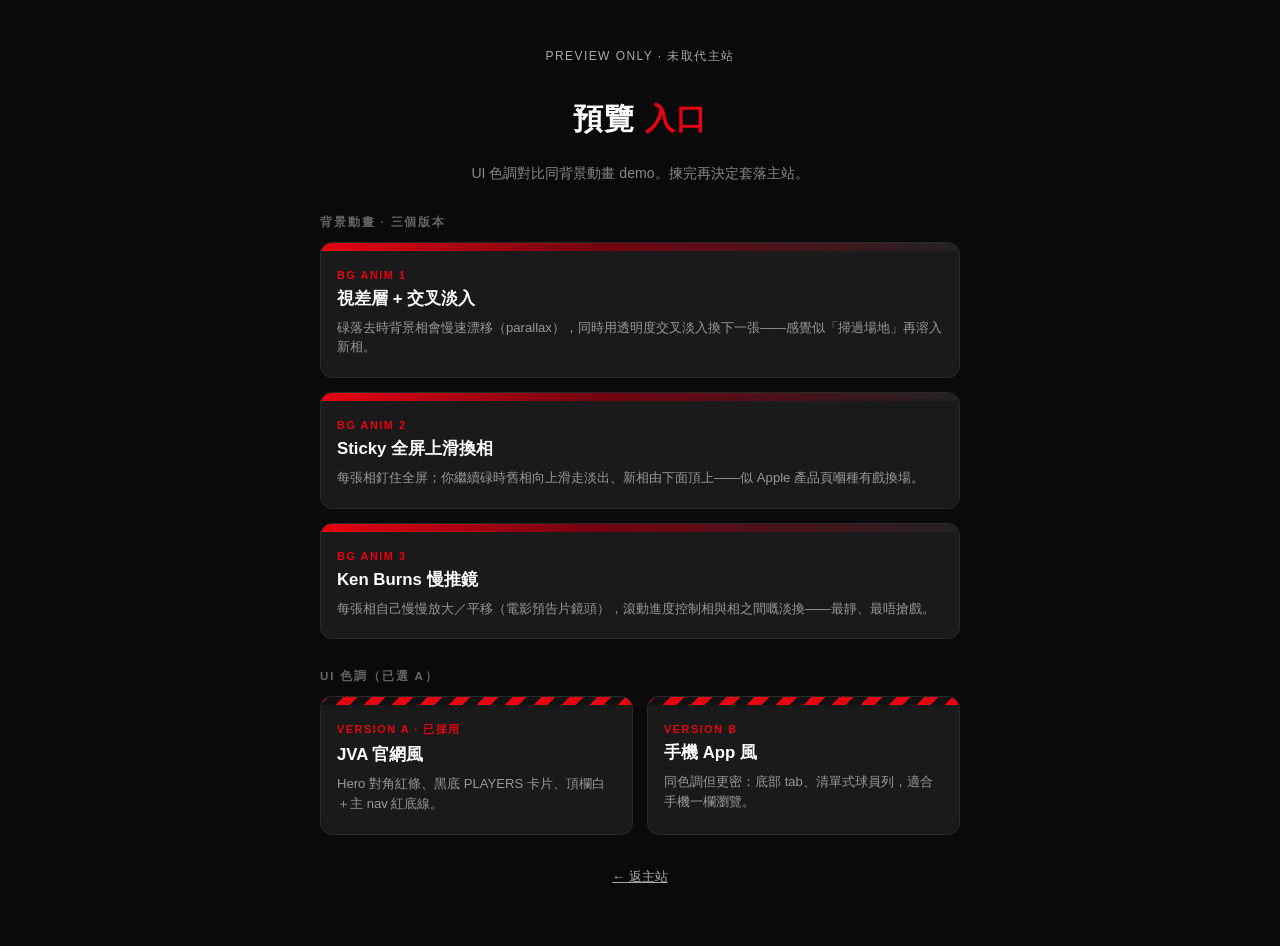
<file: preview/index.html>
<!DOCTYPE html>
<html lang="zh-Hant">
<head>
  <meta charset="UTF-8" />
  <meta name="viewport" content="width=device-width, initial-scale=1" />
  <title>預覽入口 · UI / 背景動畫</title>
  <style>
    :root {
      --jva-red: #e60012;
      --jva-black: #0a0a0a;
      --jva-charcoal: #1a1a1a;
    }
    * { box-sizing: border-box; }
    body {
      margin: 0;
      min-height: 100vh;
      background: var(--jva-black);
      color: #fff;
      font-family: "Segoe UI", "PingFang TC", "Noto Sans TC", "Hiragino Sans", sans-serif;
      display: flex;
      flex-direction: column;
      align-items: center;
      padding: 36px 20px 48px;
      gap: 22px;
    }
    .badge {
      font-size: 0.75rem;
      letter-spacing: 0.12em;
      text-transform: uppercase;
      color: #aaa;
    }
    h1 {
      margin: 0;
      font-size: clamp(1.35rem, 5vw, 1.9rem);
      font-weight: 900;
      letter-spacing: 0.04em;
      text-align: center;
    }
    h1 span { color: var(--jva-red); }
    .sub {
      margin: 0;
      color: #888;
      font-size: 0.88rem;
      text-align: center;
      max-width: 460px;
      line-height: 1.6;
    }
    .section {
      width: 100%;
      max-width: 640px;
      margin-top: 8px;
    }
    .section h2 {
      margin: 0 0 12px;
      font-size: 0.72rem;
      letter-spacing: 0.16em;
      text-transform: uppercase;
      color: #666;
      font-weight: 700;
    }
    .cards {
      display: grid;
      grid-template-columns: 1fr;
      gap: 14px;
    }
    @media (min-width: 640px) {
      .cards.two { grid-template-columns: 1fr 1fr; }
    }
    a.card {
      display: block;
      text-decoration: none;
      color: inherit;
      background: var(--jva-charcoal);
      border: 1px solid #2a2a2a;
      border-radius: 12px;
      overflow: hidden;
      transition: transform .15s, border-color .15s;
    }
    a.card:hover { transform: translateY(-2px); border-color: var(--jva-red); }
    .card-stripe {
      height: 8px;
      background: repeating-linear-gradient(
        -45deg,
        var(--jva-red) 0 10px,
        #111 10px 20px
      );
    }
    .card-stripe.alt {
      background: linear-gradient(90deg, var(--jva-red), #7a0010 40%, #222);
    }
    .card-body { padding: 18px 16px 20px; }
    .card-body .ver {
      font-size: 0.68rem;
      font-weight: 800;
      letter-spacing: 0.14em;
      color: var(--jva-red);
      margin-bottom: 6px;
    }
    .card-body h3 { margin: 0 0 8px; font-size: 1.05rem; font-weight: 800; }
    .card-body p { margin: 0; color: #999; font-size: 0.82rem; line-height: 1.5; }
    .back {
      margin-top: 12px;
      color: #666;
      font-size: 0.8rem;
    }
    .back a { color: #aaa; }
  </style>
</head>
<body>
  <p class="badge">Preview only · 未取代主站</p>
  <h1>預覽 <span>入口</span></h1>
  <p class="sub">UI 色調對比同背景動畫 demo。揀完再決定套落主站。</p>

  <div class="section">
    <h2>背景動畫 · 三個版本</h2>
    <div class="cards">
      <a class="card" href="bg-anim-1.html">
        <div class="card-stripe alt"></div>
        <div class="card-body">
          <div class="ver">BG ANIM 1</div>
          <h3>視差層 + 交叉淡入</h3>
          <p>碌落去時背景相會慢速漂移（parallax），同時用透明度交叉淡入換下一張——感覺似「掃過場地」再溶入新相。</p>
        </div>
      </a>
      <a class="card" href="bg-anim-2.html">
        <div class="card-stripe alt"></div>
        <div class="card-body">
          <div class="ver">BG ANIM 2</div>
          <h3>Sticky 全屏上滑換相</h3>
          <p>每張相釘住全屏；你繼續碌時舊相向上滑走淡出、新相由下面頂上——似 Apple 產品頁嗰種有戲換場。</p>
        </div>
      </a>
      <a class="card" href="bg-anim-3.html">
        <div class="card-stripe alt"></div>
        <div class="card-body">
          <div class="ver">BG ANIM 3</div>
          <h3>Ken Burns 慢推鏡</h3>
          <p>每張相自己慢慢放大／平移（電影預告片鏡頭），滾動進度控制相與相之間嘅淡換——最靜、最唔搶戲。</p>
        </div>
      </a>
    </div>
  </div>

  <div class="section">
    <h2>UI 色調（已選 A）</h2>
    <div class="cards two">
      <a class="card" href="v1.html">
        <div class="card-stripe"></div>
        <div class="card-body">
          <div class="ver">VERSION A · 已採用</div>
          <h3>JVA 官網風</h3>
          <p>Hero 對角紅條、黑底 PLAYERS 卡片、頂欄白＋主 nav 紅底線。</p>
        </div>
      </a>
      <a class="card" href="v2.html">
        <div class="card-stripe"></div>
        <div class="card-body">
          <div class="ver">VERSION B</div>
          <h3>手機 App 風</h3>
          <p>同色調但更密：底部 tab、清單式球員列，適合手機一欄瀏覽。</p>
        </div>
      </a>
    </div>
  </div>

  <p class="back"><a href="../">← 返主站</a></p>
</body>
</html>
</file>
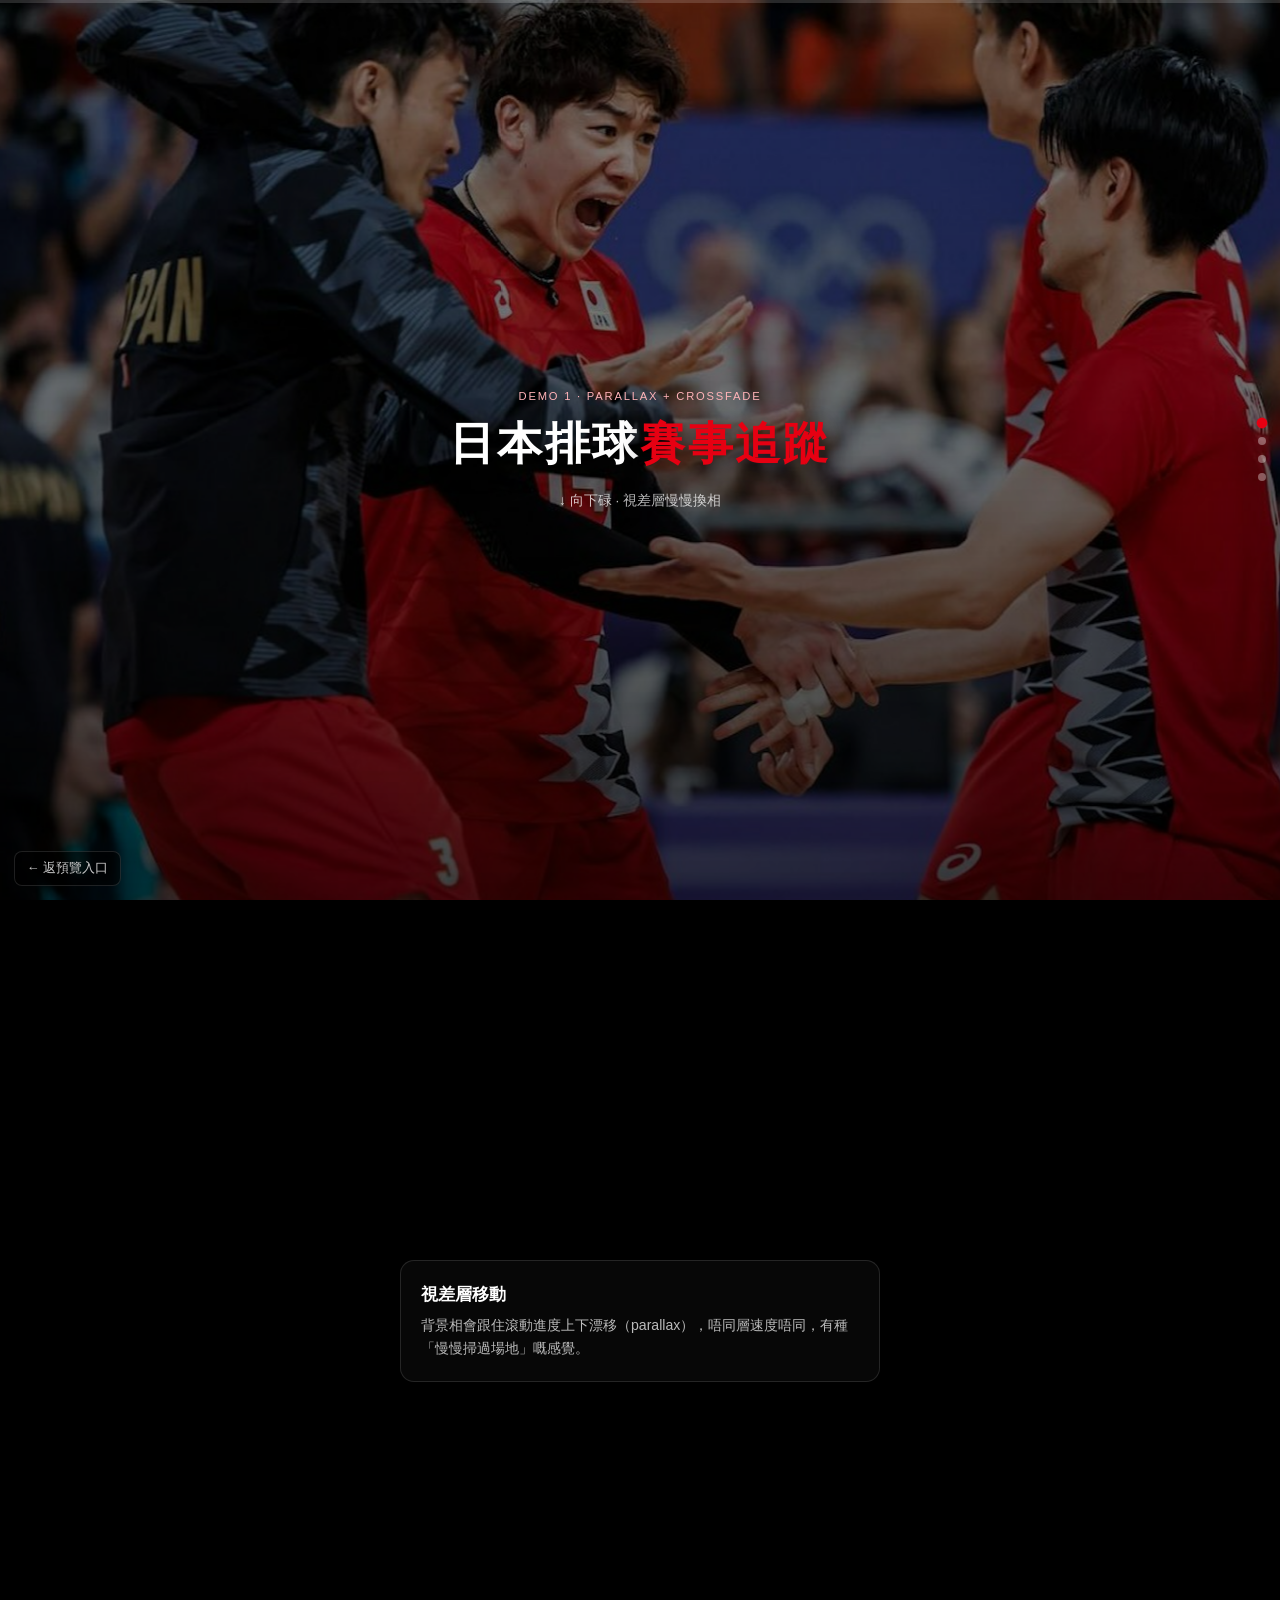
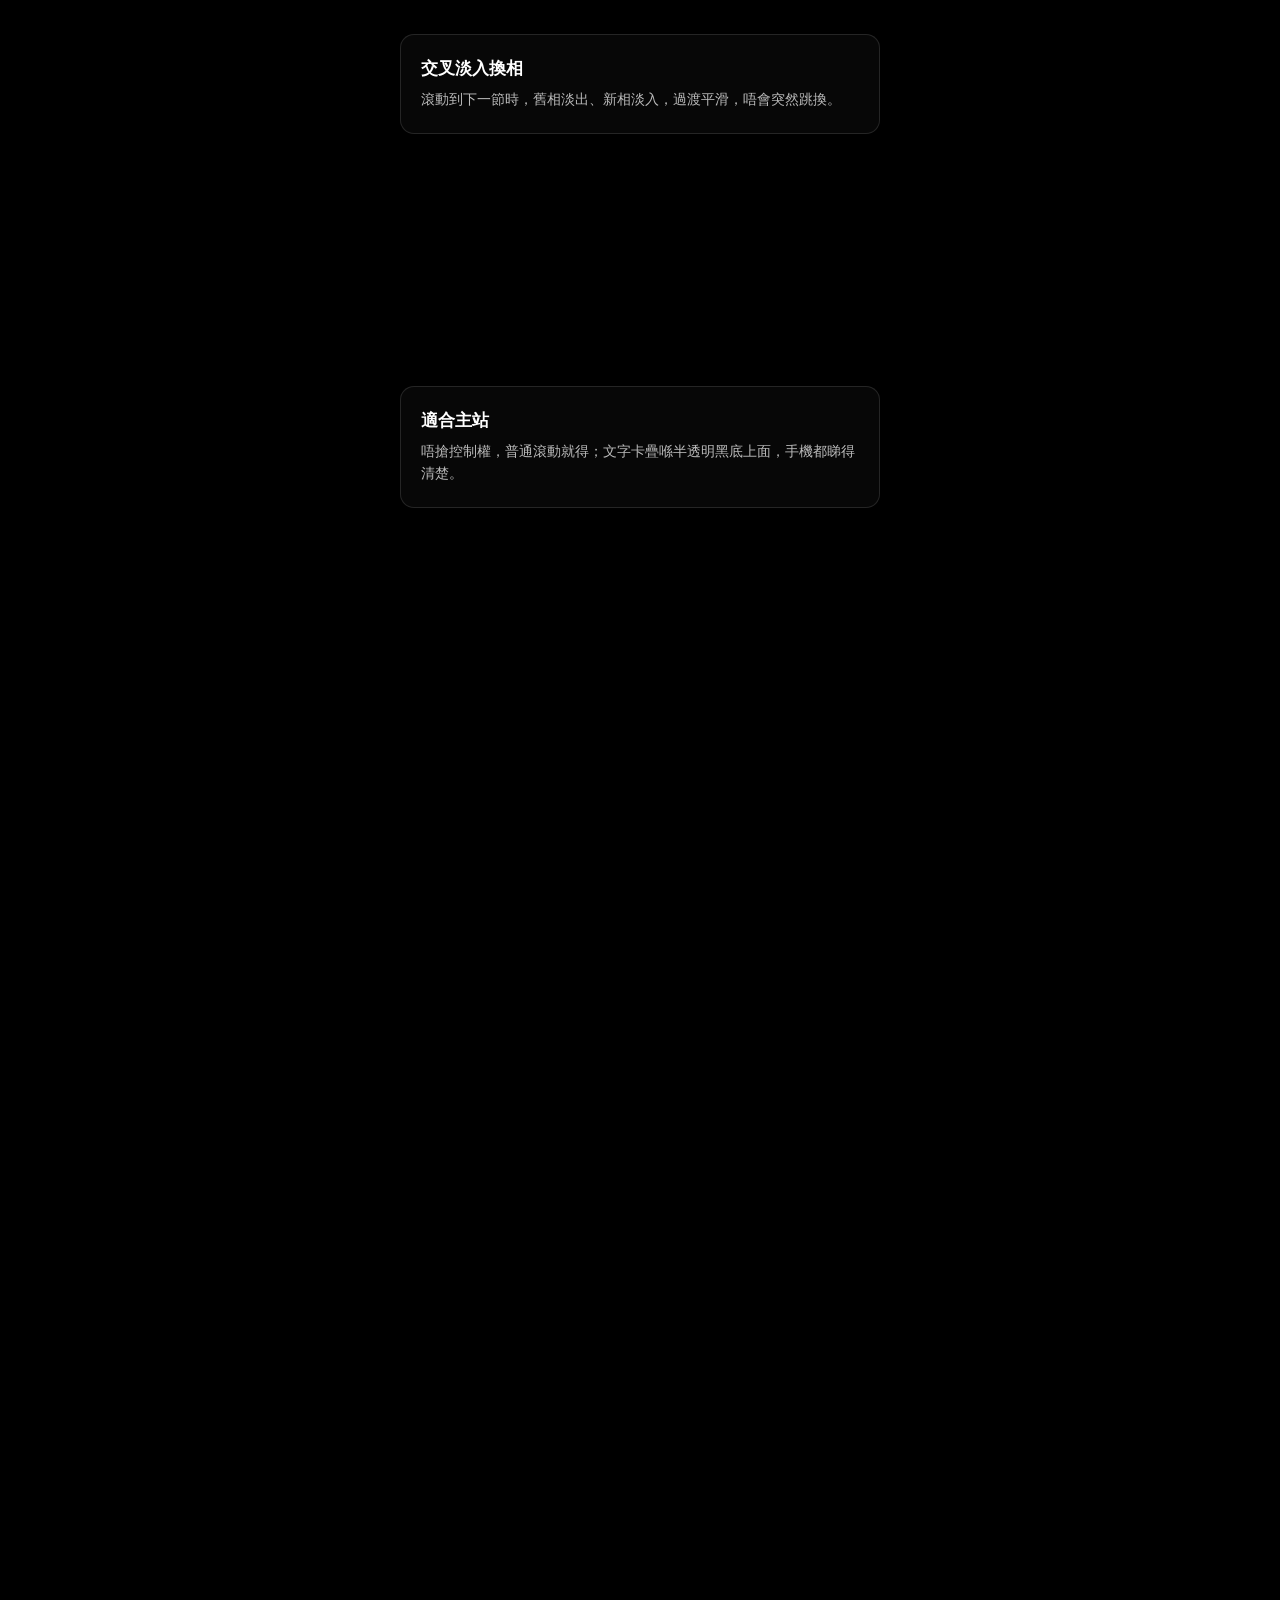
<file: preview/bg-anim-1.html>
<!DOCTYPE html>
<html lang="zh-Hant">
<head>
  <meta charset="UTF-8" />
  <meta name="viewport" content="width=device-width, initial-scale=1" />
  <title>背景動畫 Demo 1 · 視差 + 漸變交叉淡入</title>
  <style>
    :root { --jva-red: #e60012; --overlay: rgba(0,0,0,.55); }
    * { box-sizing: border-box; margin: 0; padding: 0; }
    html { scroll-behavior: auto; }
    body {
      font-family: "Segoe UI", "PingFang TC", "Noto Sans TC", "Hiragino Sans", sans-serif;
      color: #fff;
      background: #000;
      overflow-x: hidden;
    }
    .bg-stack {
      position: fixed;
      inset: 0;
      z-index: 0;
      overflow: hidden;
      pointer-events: none;
    }
    .bg-layer {
      position: absolute;
      inset: -12%;
      background-size: cover;
      background-position: center;
      opacity: 0;
      will-change: transform, opacity;
      transition: none;
    }
    .bg-layer.active { opacity: 1; }
    .bg-overlay {
      position: absolute;
      inset: 0;
      background: linear-gradient(180deg, rgba(0,0,0,.45) 0%, var(--overlay) 45%, rgba(0,0,0,.72) 100%);
      z-index: 2;
    }
    .content {
      position: relative;
      z-index: 1;
      min-height: 400vh;
    }
    .hero {
      position: sticky;
      top: 0;
      height: 100vh;
      display: flex;
      flex-direction: column;
      align-items: center;
      justify-content: center;
      text-align: center;
      padding: 24px;
      pointer-events: none;
    }
    .badge {
      font-size: .7rem;
      letter-spacing: .16em;
      text-transform: uppercase;
      color: #ffb3b8;
      margin-bottom: 12px;
    }
    h1 {
      font-size: clamp(1.6rem, 6vw, 2.8rem);
      font-weight: 900;
      letter-spacing: .06em;
      text-shadow: 0 4px 24px rgba(0,0,0,.6);
    }
    h1 span { color: var(--jva-red); }
    .hint {
      margin-top: 18px;
      font-size: .85rem;
      color: rgba(255,255,255,.75);
      animation: bounce 1.6s ease-in-out infinite;
    }
    @keyframes bounce {
      0%, 100% { transform: translateY(0); opacity: .7; }
      50% { transform: translateY(6px); opacity: 1; }
    }
    .progress {
      position: fixed;
      left: 0; right: 0; top: 0;
      height: 3px;
      background: rgba(255,255,255,.15);
      z-index: 10;
    }
    .progress > i {
      display: block;
      height: 100%;
      width: 0%;
      background: var(--jva-red);
    }
    .dots {
      position: fixed;
      right: 14px;
      top: 50%;
      transform: translateY(-50%);
      display: flex;
      flex-direction: column;
      gap: 10px;
      z-index: 10;
    }
    .dots span {
      width: 8px; height: 8px;
      border-radius: 50%;
      background: rgba(255,255,255,.35);
      transition: background .2s, transform .2s;
    }
    .dots span.on {
      background: var(--jva-red);
      transform: scale(1.35);
    }
    .panel {
      max-width: 520px;
      margin: 0 auto;
      padding: 40vh 20px 20vh;
    }
    .card {
      background: rgba(10,10,10,.72);
      border: 1px solid rgba(255,255,255,.12);
      border-radius: 14px;
      padding: 22px 20px;
      margin-bottom: 28vh;
      backdrop-filter: blur(8px);
    }
    .card h2 { font-size: 1.05rem; margin-bottom: 8px; }
    .card p { color: #bbb; font-size: .88rem; line-height: 1.6; }
    .back {
      position: fixed;
      left: 14px; bottom: 14px;
      z-index: 10;
      color: #ccc;
      font-size: .8rem;
      text-decoration: none;
      background: rgba(0,0,0,.55);
      padding: 8px 12px;
      border-radius: 8px;
      border: 1px solid rgba(255,255,255,.12);
    }
    .back:hover { color: #fff; border-color: var(--jva-red); }
  </style>
</head>
<body>
  <div class="progress"><i id="bar"></i></div>
  <div class="dots" id="dots" aria-hidden="true"></div>
  <div class="bg-stack" id="stack" aria-hidden="true">
    <div class="bg-overlay"></div>
  </div>
  <main class="content">
    <div class="hero">
      <p class="badge">Demo 1 · Parallax + Crossfade</p>
      <h1>日本排球<span>賽事追蹤</span></h1>
      <p class="hint">↓ 向下碌 · 視差層慢慢換相</p>
    </div>
    <div class="panel">
      <div class="card">
        <h2>視差層移動</h2>
        <p>背景相會跟住滾動進度上下漂移（parallax），唔同層速度唔同，有種「慢慢掃過場地」嘅感覺。</p>
      </div>
      <div class="card">
        <h2>交叉淡入換相</h2>
        <p>滾動到下一節時，舊相淡出、新相淡入，過渡平滑，唔會突然跳換。</p>
      </div>
      <div class="card">
        <h2>適合主站</h2>
        <p>唔搶控制權，普通滾動就得；文字卡疊喺半透明黑底上面，手機都睇得清楚。</p>
      </div>
    </div>
  </main>
  <a class="back" href="index.html">← 返預覽入口</a>
  <script>
    const IMAGES = [
      "../assets/bg/team1.jpg",
      "../assets/bg/team2.jpg",
      "../assets/bg/team3.jpg",
      "../assets/bg/team4.jpg"
    ];
    const stack = document.getElementById("stack");
    const overlay = stack.querySelector(".bg-overlay");
    const layers = IMAGES.map((src, i) => {
      const el = document.createElement("div");
      el.className = "bg-layer" + (i === 0 ? " active" : "");
      el.style.backgroundImage = `url(${src})`;
      el.style.zIndex = String(i);
      stack.insertBefore(el, overlay);
      return el;
    });
    const dots = document.getElementById("dots");
    IMAGES.forEach((_, i) => {
      const s = document.createElement("span");
      if (i === 0) s.classList.add("on");
      dots.appendChild(s);
    });
    const bar = document.getElementById("bar");
    const dotEls = [...dots.children];

    function onScroll() {
      const max = document.documentElement.scrollHeight - window.innerHeight;
      const p = max > 0 ? window.scrollY / max : 0;
      bar.style.width = (p * 100).toFixed(2) + "%";

      const n = layers.length;
      const seg = Math.min(n - 1, Math.max(0, p * (n - 1)));
      const i = Math.floor(seg);
      const t = seg - i;

      layers.forEach((el, idx) => {
        let op = 0;
        if (idx === i) op = 1 - t;
        else if (idx === i + 1) op = t;
        else if (idx === i && t === 0) op = 1;
        if (idx === n - 1 && i === n - 1) op = 1;
        el.style.opacity = String(op);
        // parallax: different speeds + slight scale
        const drift = (p - idx / (n - 1)) * 80;
        const y = drift * (1 + idx * 0.15);
        const scale = 1.08 + Math.sin(p * Math.PI + idx) * 0.02;
        el.style.transform = `translate3d(0, ${y.toFixed(2)}px, 0) scale(${scale.toFixed(4)})`;
      });

      const active = Math.round(seg);
      dotEls.forEach((d, idx) => d.classList.toggle("on", idx === active));
    }
    window.addEventListener("scroll", onScroll, { passive: true });
    window.addEventListener("resize", onScroll);
    onScroll();
  </script>
</body>
</html>
</file>
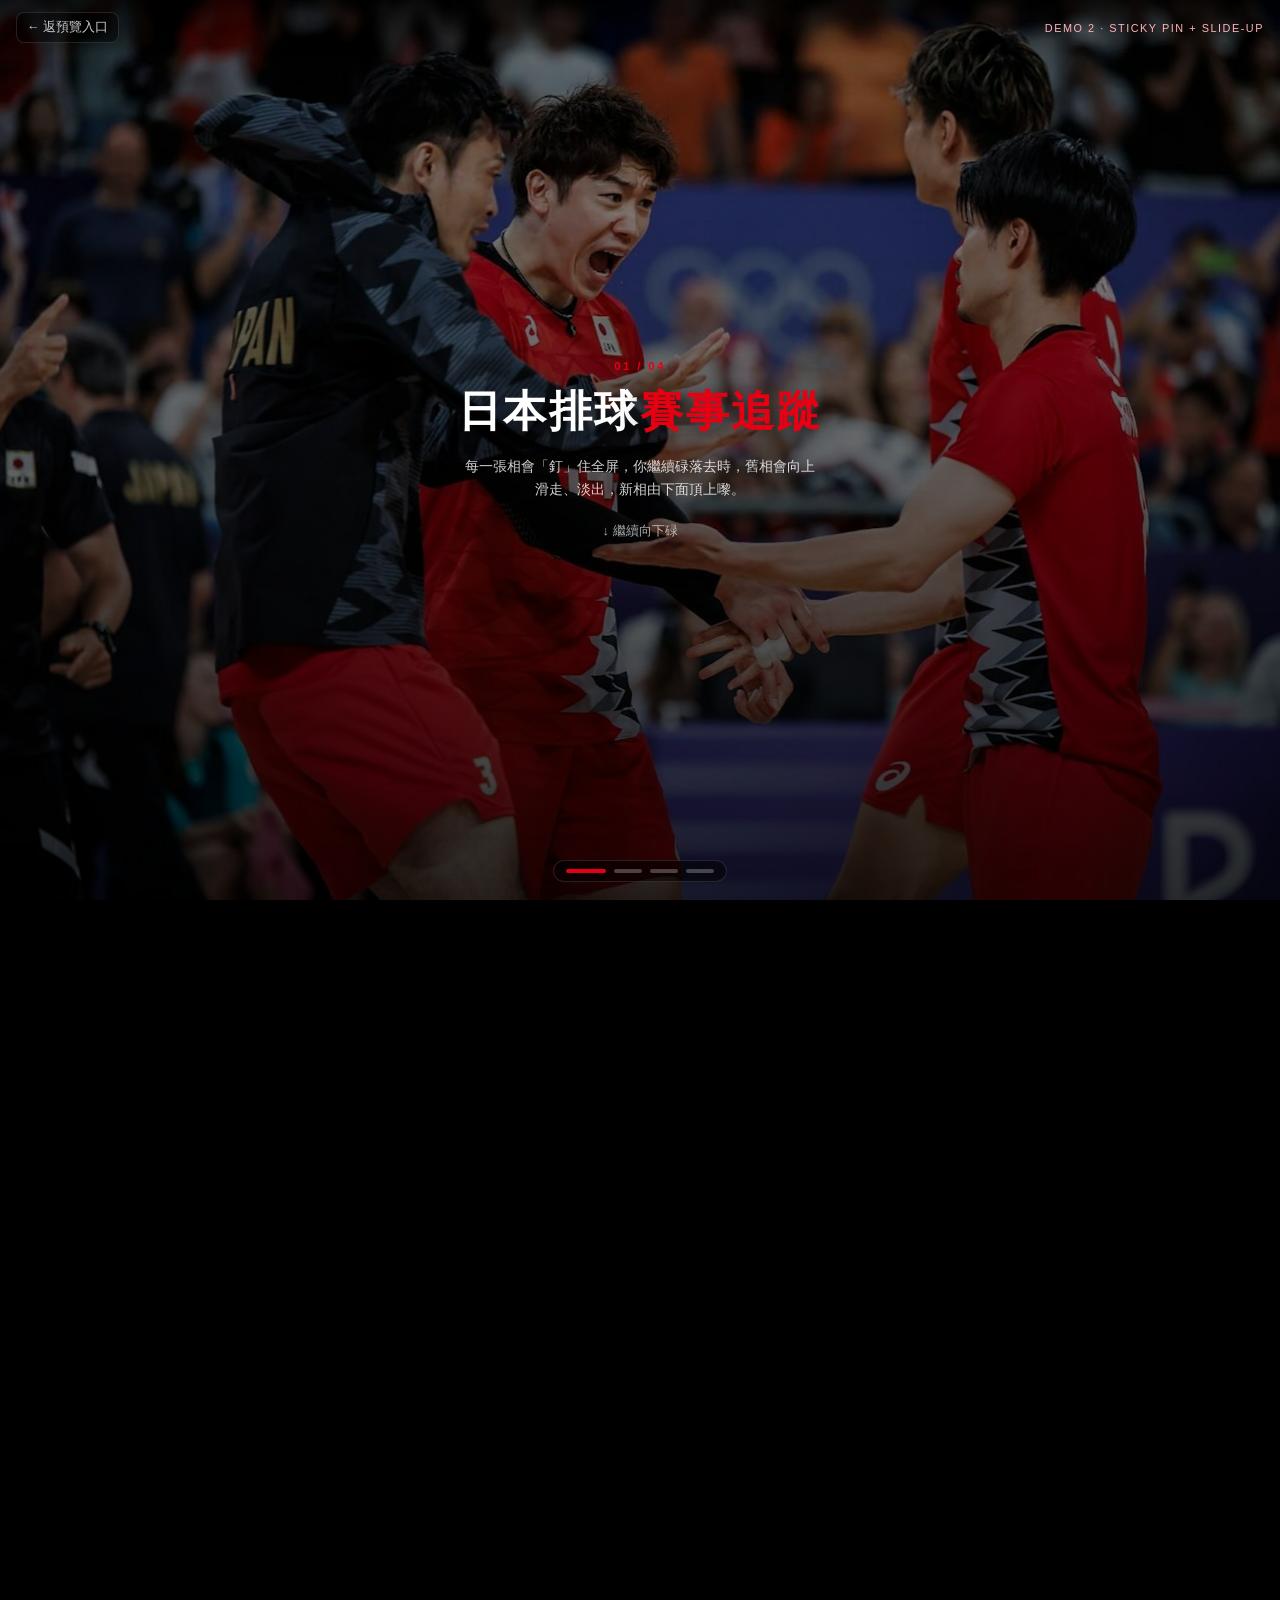
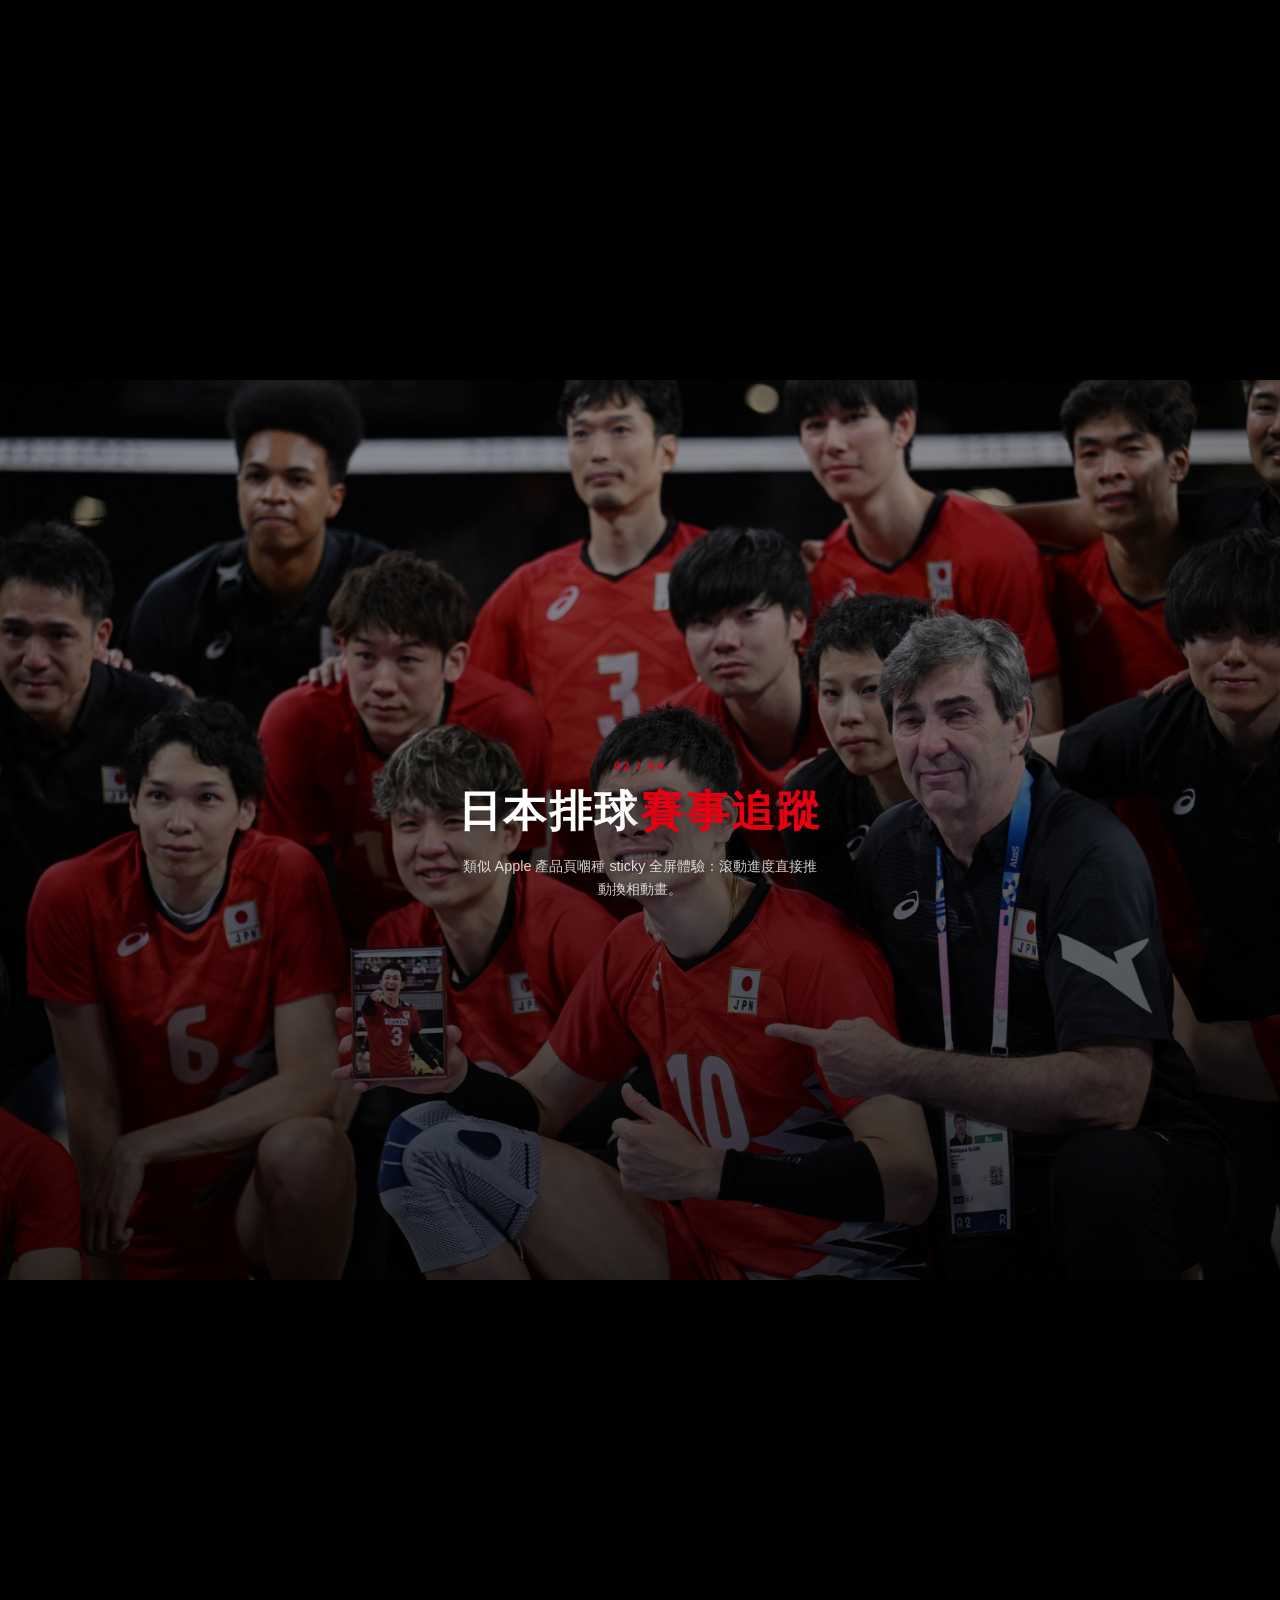
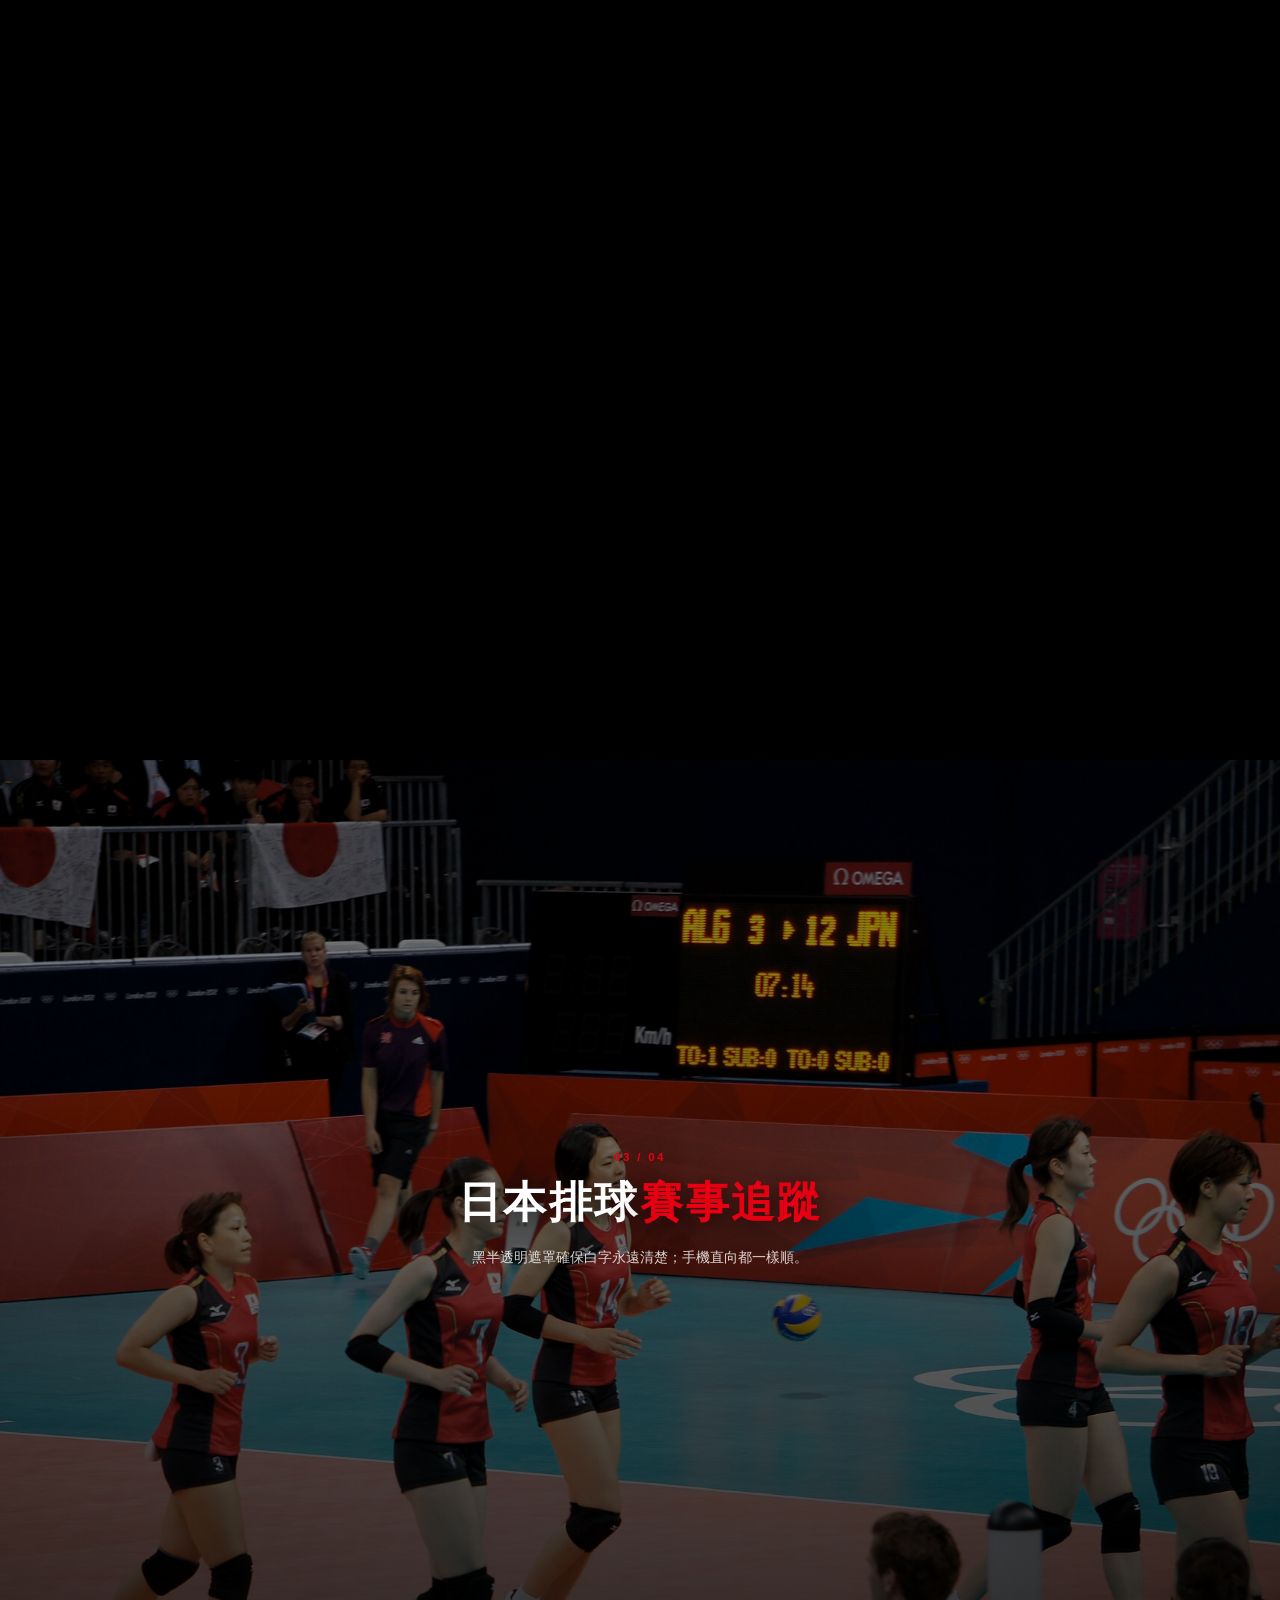
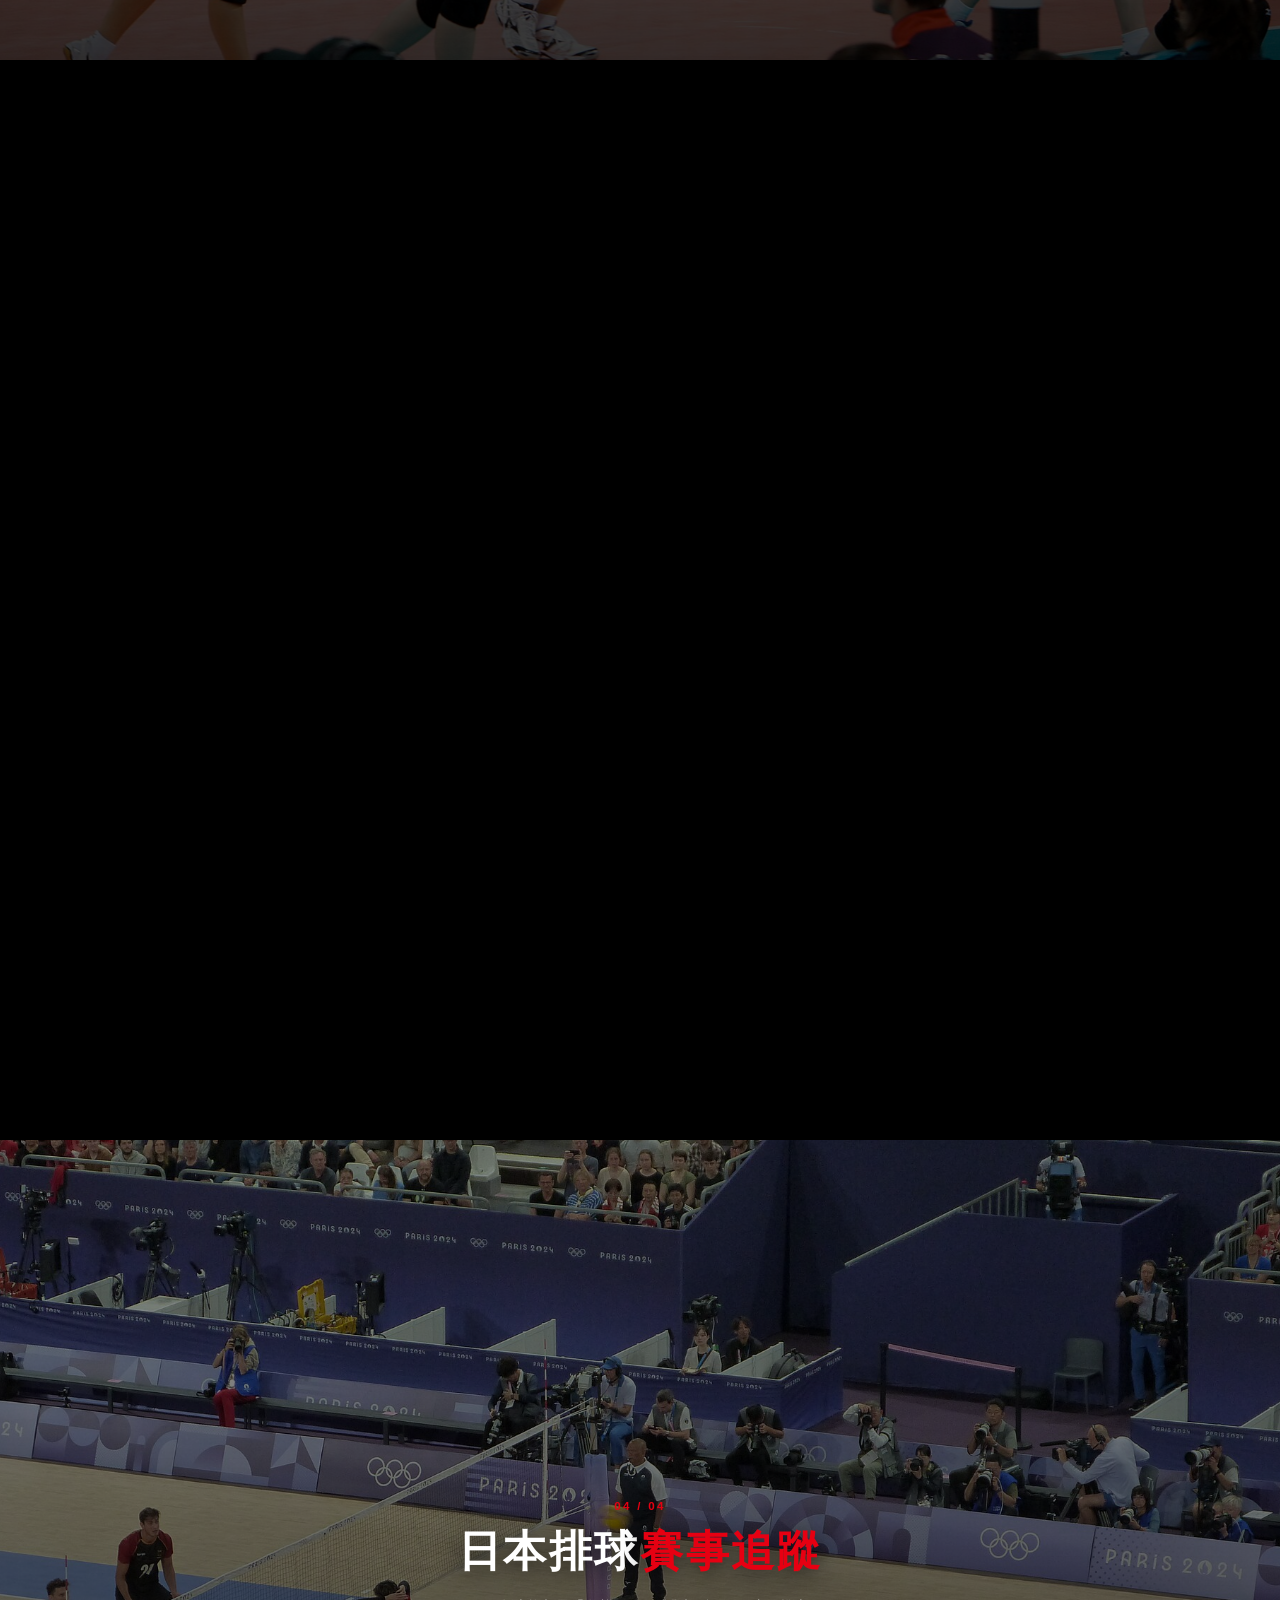
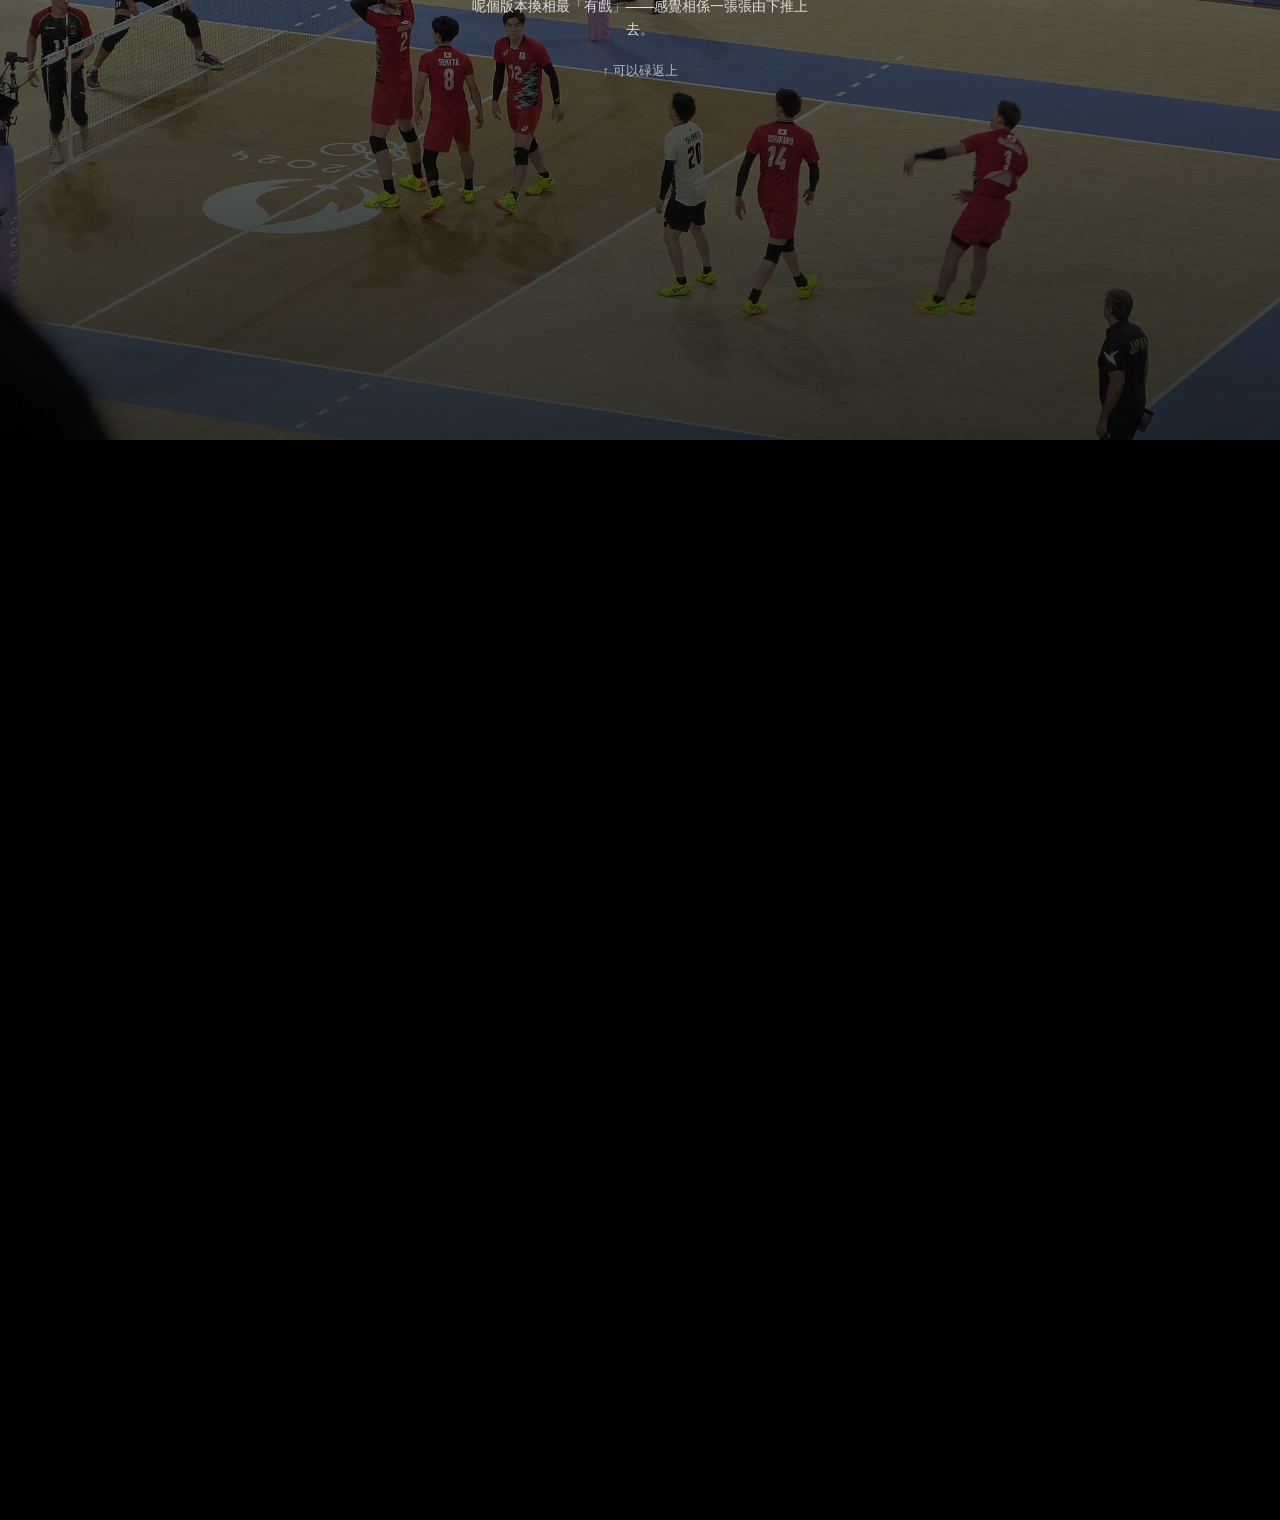
<file: preview/bg-anim-2.html>
<!DOCTYPE html>
<html lang="zh-Hant">
<head>
  <meta charset="UTF-8" />
  <meta name="viewport" content="width=device-width, initial-scale=1" />
  <title>背景動畫 Demo 2 · Sticky 全屏滑動換相</title>
  <style>
    :root { --jva-red: #e60012; }
    * { box-sizing: border-box; margin: 0; padding: 0; }
    body {
      font-family: "Segoe UI", "PingFang TC", "Noto Sans TC", "Hiragino Sans", sans-serif;
      color: #fff;
      background: #000;
    }
    .topbar {
      position: fixed;
      top: 0; left: 0; right: 0;
      z-index: 20;
      display: flex;
      justify-content: space-between;
      align-items: center;
      padding: 12px 16px;
      background: linear-gradient(180deg, rgba(0,0,0,.65), transparent);
      pointer-events: none;
    }
    .topbar a {
      pointer-events: auto;
      color: #ccc;
      text-decoration: none;
      font-size: .8rem;
      background: rgba(0,0,0,.45);
      padding: 6px 10px;
      border-radius: 8px;
      border: 1px solid rgba(255,255,255,.12);
    }
    .badge {
      font-size: .68rem;
      letter-spacing: .14em;
      text-transform: uppercase;
      color: #ffb3b8;
    }
    /* Each slide: tall scroller, sticky panel pins while you scroll through it */
    .slide {
      position: relative;
      height: 220vh;
    }
    .slide-pin {
      position: sticky;
      top: 0;
      height: 100vh;
      overflow: hidden;
    }
    .slide-bg {
      position: absolute;
      inset: 0;
      background-size: cover;
      background-position: center;
      transform: scale(1.06);
      will-change: transform, opacity;
    }
    .slide-scrim {
      position: absolute;
      inset: 0;
      background: linear-gradient(180deg, rgba(0,0,0,.4) 0%, rgba(0,0,0,.58) 50%, rgba(0,0,0,.78) 100%);
    }
    .slide-copy {
      position: relative;
      z-index: 2;
      height: 100%;
      display: flex;
      flex-direction: column;
      align-items: center;
      justify-content: center;
      text-align: center;
      padding: 24px;
    }
    .slide-copy h1 {
      font-size: clamp(1.55rem, 6vw, 2.7rem);
      font-weight: 900;
      letter-spacing: .06em;
      text-shadow: 0 4px 24px rgba(0,0,0,.65);
    }
    .slide-copy h1 span { color: var(--jva-red); }
    .slide-copy .cap {
      margin-top: 14px;
      max-width: 360px;
      font-size: .9rem;
      color: rgba(255,255,255,.82);
      line-height: 1.55;
    }
    .slide-copy .num {
      font-size: .72rem;
      letter-spacing: .2em;
      color: var(--jva-red);
      font-weight: 800;
      margin-bottom: 10px;
    }
    .hint {
      margin-top: 22px;
      font-size: .82rem;
      color: rgba(255,255,255,.65);
    }
    /* Incoming slide starts below and slides up while fading in via scroll progress */
    .slide.is-exiting .slide-bg {
      /* driven by JS */
    }
    .rail {
      position: fixed;
      left: 50%;
      bottom: 18px;
      transform: translateX(-50%);
      z-index: 20;
      display: flex;
      gap: 8px;
      padding: 8px 12px;
      background: rgba(0,0,0,.5);
      border-radius: 999px;
      border: 1px solid rgba(255,255,255,.12);
    }
    .rail i {
      width: 28px; height: 4px;
      border-radius: 2px;
      background: rgba(255,255,255,.25);
      transition: background .2s, width .2s;
    }
    .rail i.on {
      background: var(--jva-red);
      width: 40px;
    }
  </style>
</head>
<body>
  <div class="topbar">
    <a href="index.html">← 返預覽入口</a>
    <span class="badge">Demo 2 · Sticky pin + slide-up</span>
  </div>
  <div class="rail" id="rail" aria-hidden="true"></div>

  <section class="slide" data-i="0">
    <div class="slide-pin">
      <div class="slide-bg" style="background-image:url(../assets/bg/team1.jpg)"></div>
      <div class="slide-scrim"></div>
      <div class="slide-copy">
        <div class="num">01 / 04</div>
        <h1>日本排球<span>賽事追蹤</span></h1>
        <p class="cap">每一張相會「釘」住全屏，你繼續碌落去時，舊相會向上滑走、淡出，新相由下面頂上嚟。</p>
        <p class="hint">↓ 繼續向下碌</p>
      </div>
    </div>
  </section>

  <section class="slide" data-i="1">
    <div class="slide-pin">
      <div class="slide-bg" style="background-image:url(../assets/bg/team2.jpg)"></div>
      <div class="slide-scrim"></div>
      <div class="slide-copy">
        <div class="num">02 / 04</div>
        <h1>日本排球<span>賽事追蹤</span></h1>
        <p class="cap">類似 Apple 產品頁嗰種 sticky 全屏體驗：滾動進度直接推動換相動畫。</p>
      </div>
    </div>
  </section>

  <section class="slide" data-i="2">
    <div class="slide-pin">
      <div class="slide-bg" style="background-image:url(../assets/bg/team3.jpg)"></div>
      <div class="slide-scrim"></div>
      <div class="slide-copy">
        <div class="num">03 / 04</div>
        <h1>日本排球<span>賽事追蹤</span></h1>
        <p class="cap">黑半透明遮罩確保白字永遠清楚；手機直向都一樣順。</p>
      </div>
    </div>
  </section>

  <section class="slide" data-i="3">
    <div class="slide-pin">
      <div class="slide-bg" style="background-image:url(../assets/bg/team4.jpg)"></div>
      <div class="slide-scrim"></div>
      <div class="slide-copy">
        <div class="num">04 / 04</div>
        <h1>日本排球<span>賽事追蹤</span></h1>
        <p class="cap">呢個版本換相最「有戲」——感覺相係一張張由下推上去。</p>
        <p class="hint">↑ 可以碌返上</p>
      </div>
    </div>
  </section>

  <script>
    const slides = [...document.querySelectorAll(".slide")];
    const rail = document.getElementById("rail");
    slides.forEach((_, i) => {
      const el = document.createElement("i");
      if (i === 0) el.classList.add("on");
      rail.appendChild(el);
    });
    const marks = [...rail.children];

    function clamp(v, a, b) { return Math.max(a, Math.min(b, v)); }

    function update() {
      const vh = window.innerHeight;
      let active = 0;
      slides.forEach((slide, idx) => {
        const rect = slide.getBoundingClientRect();
        // progress 0..1 while sticky is pinned (first vh of the 220vh section)
        // When top hits 0 and we scroll through remaining height:
        const total = slide.offsetHeight - vh;
        const scrolled = clamp(-rect.top, 0, total);
        const p = total > 0 ? scrolled / total : 0;

        const bg = slide.querySelector(".slide-bg");
        const copy = slide.querySelector(".slide-copy");
        // Exit: slide up + fade as we leave the pin zone
        const exit = clamp((p - 0.55) / 0.45, 0, 1);
        const enter = clamp(p / 0.25, 0, 1); // slight zoom settle on enter

        const y = -exit * 28; // percent-ish via transform
        const scale = 1.06 - enter * 0.04 + exit * 0.03;
        bg.style.transform = `translate3d(0, ${y}vh, 0) scale(${scale})`;
        bg.style.opacity = String(1 - exit * 0.85);
        copy.style.opacity = String(1 - exit);
        copy.style.transform = `translate3d(0, ${exit * -40}px, 0)`;

        if (rect.top <= vh * 0.4 && rect.bottom > vh * 0.4) active = idx;
      });
      marks.forEach((m, i) => m.classList.toggle("on", i === active));
    }
    window.addEventListener("scroll", update, { passive: true });
    window.addEventListener("resize", update);
    update();
  </script>
</body>
</html>
</file>
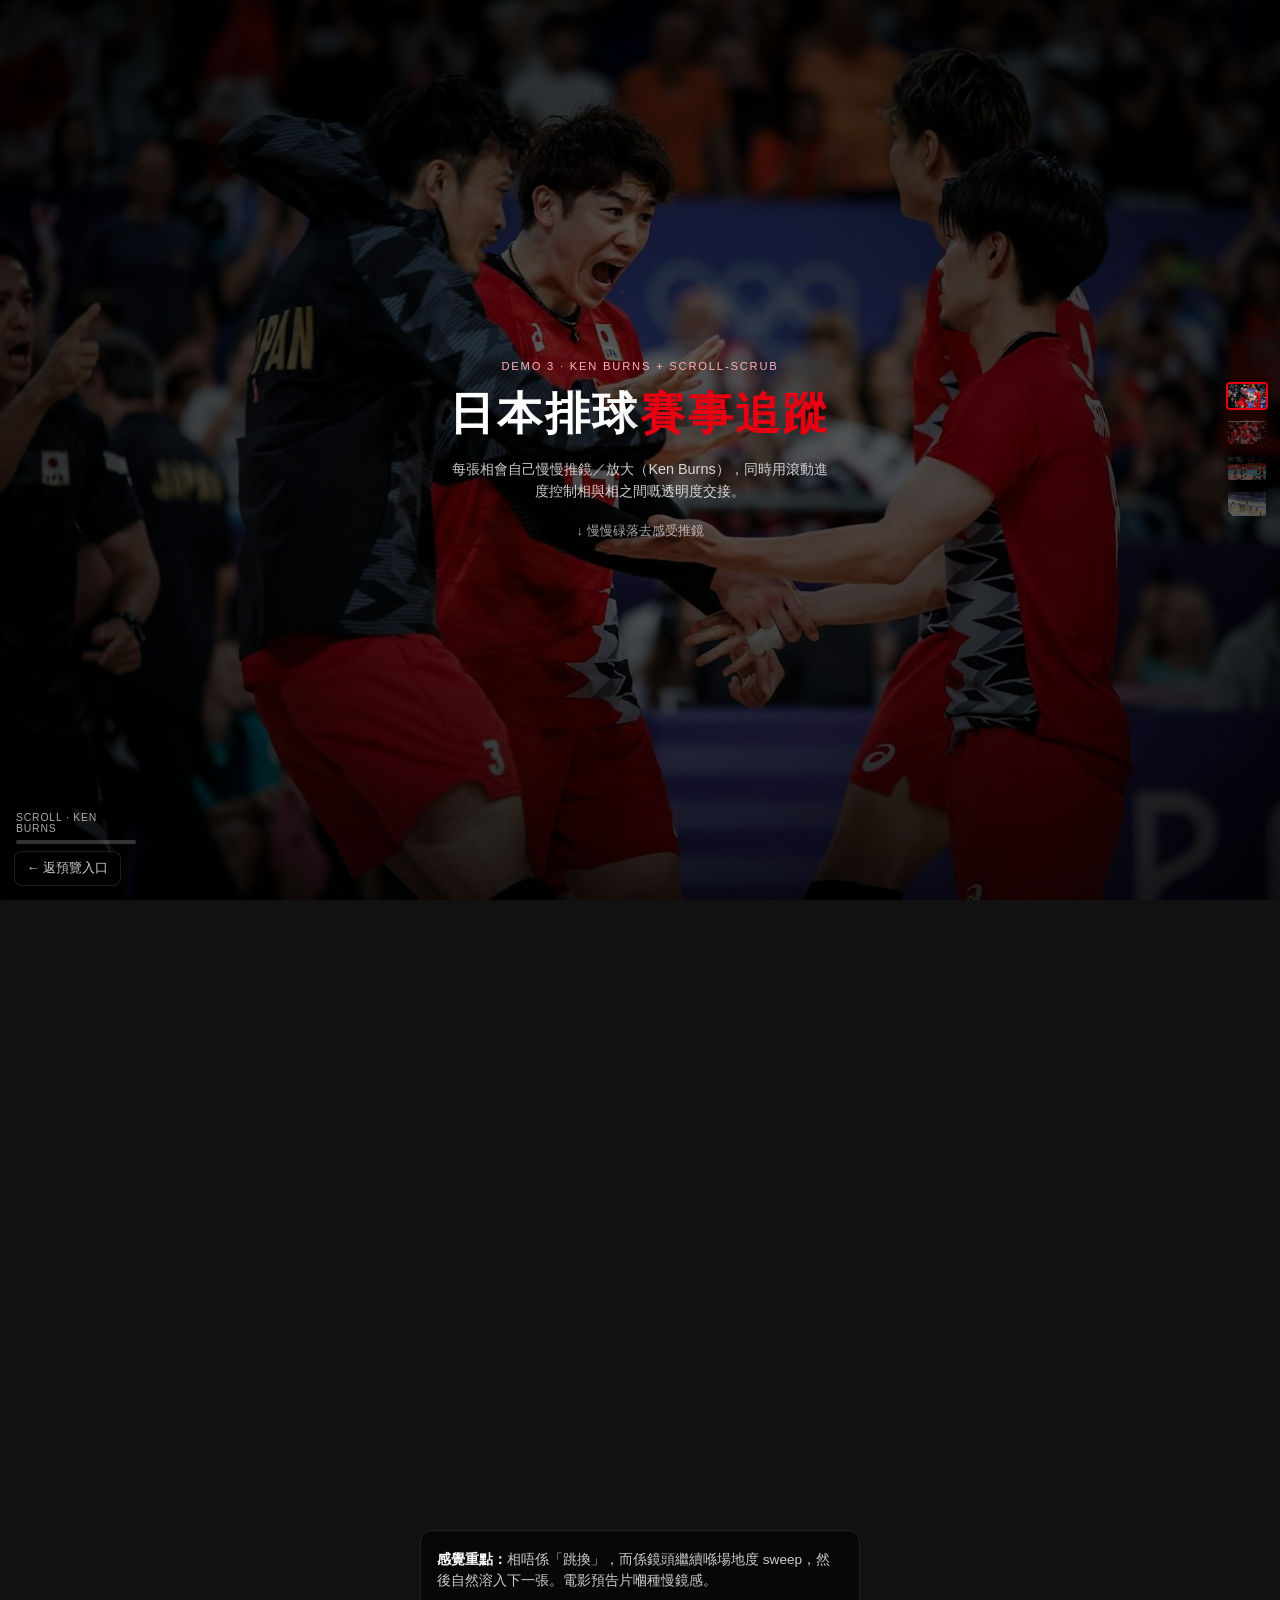
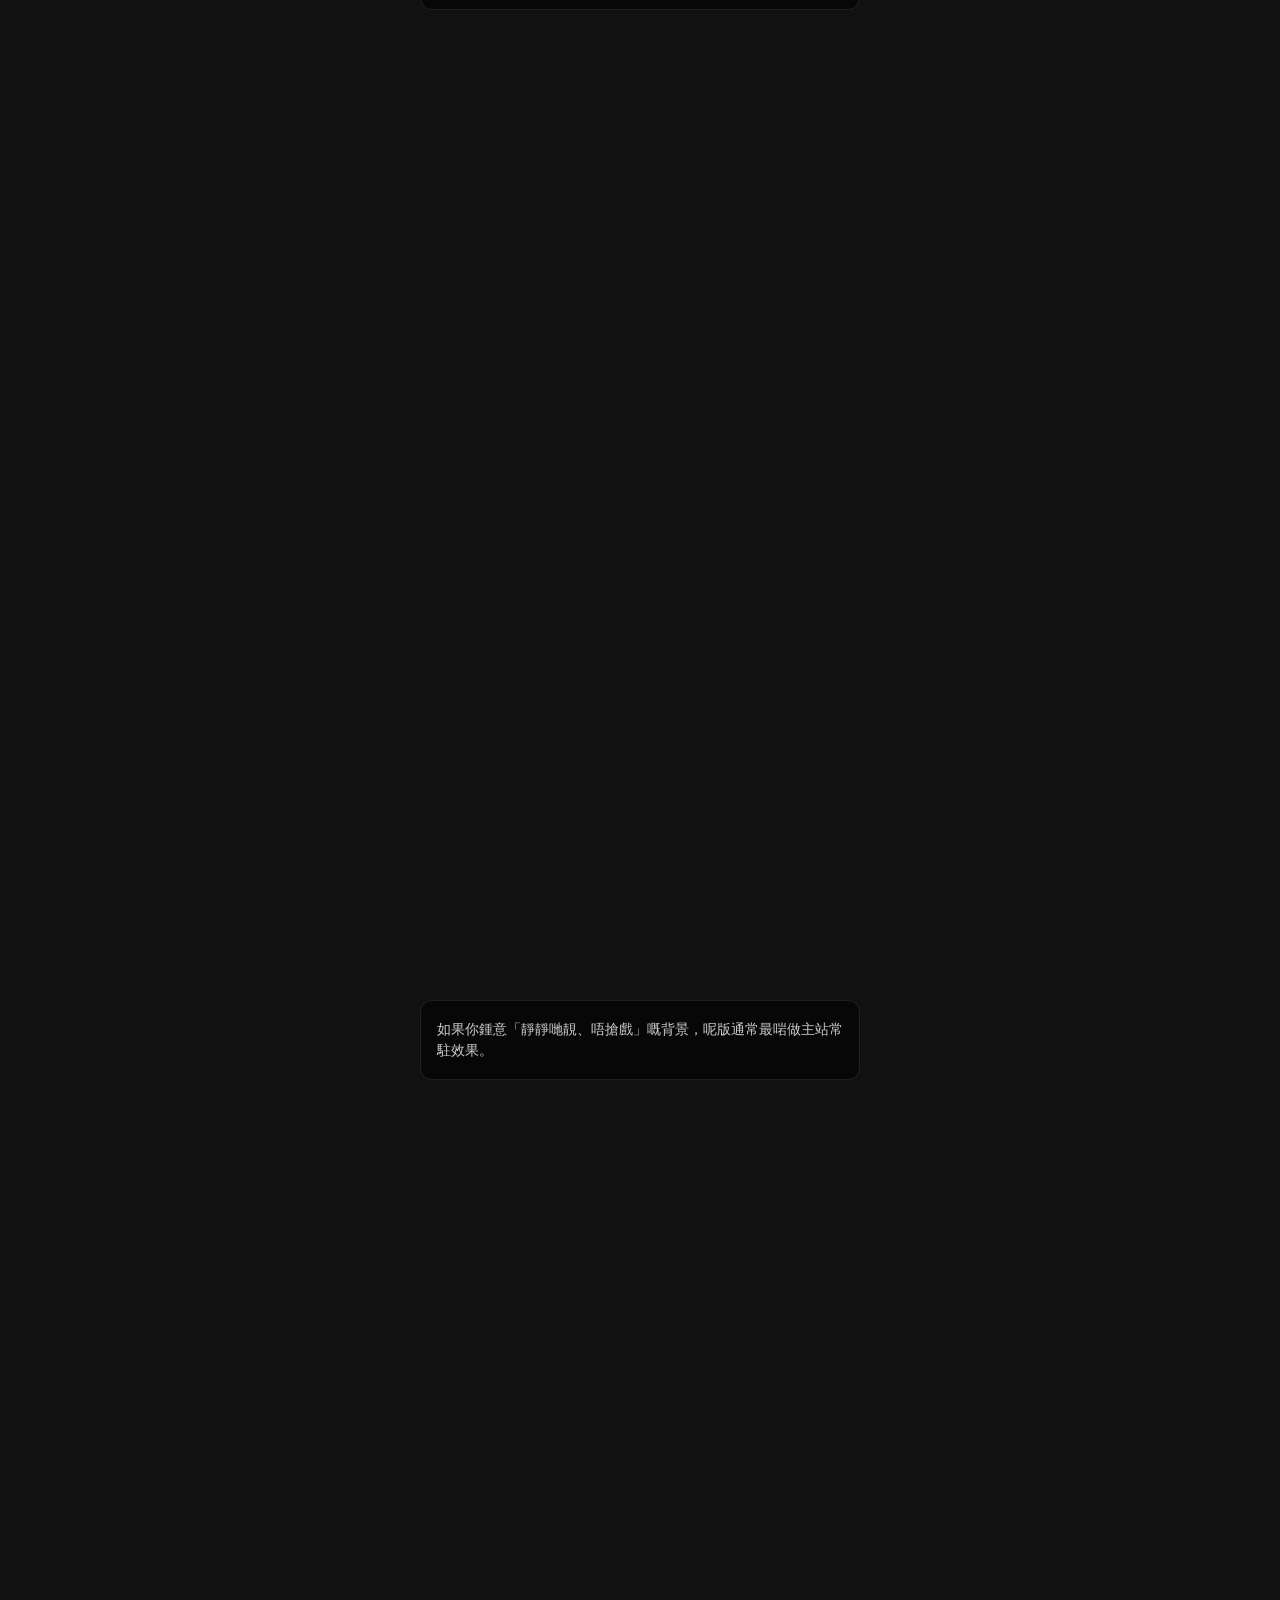
<file: preview/bg-anim-3.html>
<!DOCTYPE html>
<html lang="zh-Hant">
<head>
  <meta charset="UTF-8" />
  <meta name="viewport" content="width=device-width, initial-scale=1" />
  <title>背景動畫 Demo 3 · Ken Burns 慢推鏡 + 滾動淡換</title>
  <style>
    :root { --jva-red: #e60012; }
    * { box-sizing: border-box; margin: 0; padding: 0; }
    body {
      font-family: "Segoe UI", "PingFang TC", "Noto Sans TC", "Hiragino Sans", sans-serif;
      color: #fff;
      background: #111;
    }
    .stage {
      position: fixed;
      inset: 0;
      z-index: 0;
      overflow: hidden;
      background: #000;
    }
    .kb {
      position: absolute;
      inset: 0;
      opacity: 0;
      will-change: opacity, transform;
    }
    .kb img {
      width: 100%;
      height: 100%;
      object-fit: cover;
      display: block;
      transform-origin: center center;
      will-change: transform;
    }
    .scrim {
      position: absolute;
      inset: 0;
      z-index: 5;
      background:
        radial-gradient(ellipse at center, rgba(0,0,0,.25) 0%, rgba(0,0,0,.62) 70%, rgba(0,0,0,.78) 100%),
        linear-gradient(180deg, rgba(0,0,0,.35), rgba(0,0,0,.55));
      pointer-events: none;
    }
    .ui {
      position: relative;
      z-index: 2;
      min-height: 380vh;
    }
    .hero {
      position: sticky;
      top: 0;
      height: 100vh;
      display: flex;
      flex-direction: column;
      align-items: center;
      justify-content: center;
      text-align: center;
      padding: 24px;
    }
    .badge {
      font-size: .7rem;
      letter-spacing: .16em;
      text-transform: uppercase;
      color: #ffb3b8;
      margin-bottom: 12px;
    }
    h1 {
      font-size: clamp(1.6rem, 6vw, 2.8rem);
      font-weight: 900;
      letter-spacing: .06em;
      text-shadow: 0 4px 28px rgba(0,0,0,.7);
    }
    h1 span { color: var(--jva-red); }
    .sub {
      margin-top: 14px;
      max-width: 380px;
      color: rgba(255,255,255,.8);
      font-size: .9rem;
      line-height: 1.55;
    }
    .hint {
      margin-top: 20px;
      font-size: .82rem;
      color: rgba(255,255,255,.65);
      animation: pulse 2s ease-in-out infinite;
    }
    @keyframes pulse {
      0%,100% { opacity: .55; }
      50% { opacity: 1; }
    }
    .spacer { height: 70vh; }
    .note {
      max-width: 440px;
      margin: 0 auto 40vh;
      padding: 18px 16px;
      background: rgba(0,0,0,.55);
      border: 1px solid rgba(255,255,255,.1);
      border-radius: 12px;
      font-size: .85rem;
      color: #ccc;
      line-height: 1.55;
      backdrop-filter: blur(6px);
    }
    .note strong { color: #fff; }
    .meter {
      position: fixed;
      left: 16px;
      bottom: 56px;
      z-index: 10;
      width: 120px;
    }
    .meter label {
      display: block;
      font-size: .65rem;
      letter-spacing: .08em;
      color: #aaa;
      margin-bottom: 6px;
    }
    .meter .track {
      height: 4px;
      background: rgba(255,255,255,.2);
      border-radius: 2px;
      overflow: hidden;
    }
    .meter .fill {
      height: 100%;
      width: 0%;
      background: linear-gradient(90deg, var(--jva-red), #ff6b6b);
    }
    .back {
      position: fixed;
      left: 14px; bottom: 14px;
      z-index: 10;
      color: #ccc;
      font-size: .8rem;
      text-decoration: none;
      background: rgba(0,0,0,.55);
      padding: 8px 12px;
      border-radius: 8px;
      border: 1px solid rgba(255,255,255,.12);
    }
    .film {
      position: fixed;
      right: 12px;
      top: 50%;
      transform: translateY(-50%);
      z-index: 10;
      display: flex;
      flex-direction: column;
      gap: 8px;
    }
    .film img {
      width: 42px;
      height: 28px;
      object-fit: cover;
      border-radius: 4px;
      opacity: .4;
      border: 2px solid transparent;
      transition: opacity .2s, border-color .2s;
    }
    .film img.on {
      opacity: 1;
      border-color: var(--jva-red);
    }
  </style>
</head>
<body>
  <div class="stage" id="stage" aria-hidden="true">
    <div class="scrim"></div>
  </div>
  <div class="film" id="film"></div>
  <div class="meter">
    <label>SCROLL · KEN BURNS</label>
    <div class="track"><div class="fill" id="fill"></div></div>
  </div>
  <a class="back" href="index.html">← 返預覽入口</a>

  <main class="ui">
    <div class="hero">
      <p class="badge">Demo 3 · Ken Burns + scroll-scrub</p>
      <h1>日本排球<span>賽事追蹤</span></h1>
      <p class="sub">每張相會自己慢慢推鏡／放大（Ken Burns），同時用滾動進度控制相與相之間嘅透明度交接。</p>
      <p class="hint">↓ 慢慢碌落去感受推鏡</p>
    </div>
    <div class="spacer"></div>
    <p class="note"><strong>感覺重點：</strong>相唔係「跳換」，而係鏡頭繼續喺場地度 sweep，然後自然溶入下一張。電影預告片嗰種慢鏡感。</p>
    <div class="spacer"></div>
    <p class="note">如果你鍾意「靜靜哋靚、唔搶戲」嘅背景，呢版通常最啱做主站常駐效果。</p>
    <div class="spacer"></div>
  </main>

  <script>
    const IMAGES = [
      "../assets/bg/team1.jpg",
      "../assets/bg/team2.jpg",
      "../assets/bg/team3.jpg",
      "../assets/bg/team4.jpg"
    ];
    // Each slide: different pan/zoom direction (Ken Burns recipes)
    const KB = [
      { from: "scale(1.0) translate(0%, 0%)",   to: "scale(1.18) translate(-4%, -3%)" },
      { from: "scale(1.15) translate(3%, 2%)",  to: "scale(1.0) translate(-2%, 0%)" },
      { from: "scale(1.05) translate(-3%, 2%)", to: "scale(1.2) translate(3%, -2%)" },
      { from: "scale(1.12) translate(2%, -2%)", to: "scale(1.0) translate(-3%, 3%)" }
    ];

    const stage = document.getElementById("stage");
    const scrim = stage.querySelector(".scrim");
    const layers = IMAGES.map((src, i) => {
      const wrap = document.createElement("div");
      wrap.className = "kb";
      const img = document.createElement("img");
      img.src = src;
      img.alt = "";
      wrap.appendChild(img);
      stage.insertBefore(wrap, scrim);
      return { wrap, img, kb: KB[i] };
    });

    const film = document.getElementById("film");
    IMAGES.forEach((src, i) => {
      const t = document.createElement("img");
      t.src = src;
      t.alt = "";
      if (i === 0) t.classList.add("on");
      film.appendChild(t);
    });
    const thumbs = [...film.children];
    const fill = document.getElementById("fill");

    function lerp(a, b, t) { return a + (b - a) * t; }
    function clamp(v, a, b) { return Math.max(a, Math.min(b, v)); }

    // Parse simple "scale(s) translate(x%, y%)" — we apply progress within each segment via CSS variables
    function applyKB(layer, localT) {
      // localT 0..1 within this photo's lifetime
      const t = clamp(localT, 0, 1);
      // interpolate scale and translate manually
      const recipes = [
        { s0:1.00, x0:0, y0:0, s1:1.18, x1:-4, y1:-3 },
        { s0:1.15, x0:3, y0:2, s1:1.00, x1:-2, y1:0 },
        { s0:1.05, x0:-3, y0:2, s1:1.20, x1:3, y1:-2 },
        { s0:1.12, x0:2, y0:-2, s1:1.00, x1:-3, y1:3 }
      ];
      const r = recipes[layers.indexOf(layer)];
      const s = lerp(r.s0, r.s1, t);
      const x = lerp(r.x0, r.x1, t);
      const y = lerp(r.y0, r.y1, t);
      layer.img.style.transform = `scale(${s.toFixed(4)}) translate(${x.toFixed(2)}%, ${y.toFixed(2)}%)`;
    }

    function onScroll() {
      const max = document.documentElement.scrollHeight - window.innerHeight;
      const p = max > 0 ? window.scrollY / max : 0;
      fill.style.width = (p * 100).toFixed(2) + "%";

      const n = layers.length;
      // Each photo owns a segment; fade overlap ~20% of segment
      const raw = p * n;
      const i = clamp(Math.floor(raw), 0, n - 1);
      const frac = raw - Math.floor(raw);

      layers.forEach((layer, idx) => {
        let op = 0;
        if (idx === i) {
          // fade out in last 25% of segment
          op = frac < 0.75 ? 1 : 1 - (frac - 0.75) / 0.25;
        } else if (idx === i + 1) {
          // fade in during last 25% of previous
          op = frac < 0.75 ? 0 : (frac - 0.75) / 0.25;
        } else if (idx === n - 1 && p >= 0.999) {
          op = 1;
        }
        // local ken burns progress = overall progress mapped to this slide
        const local = clamp(raw - idx, 0, 1);
        layer.wrap.style.opacity = String(clamp(op, 0, 1));
        applyKB(layer, local);
      });

      const active = clamp(Math.round(raw - 0.01), 0, n - 1);
      thumbs.forEach((t, idx) => t.classList.toggle("on", idx === active));
    }
    window.addEventListener("scroll", onScroll, { passive: true });
    window.addEventListener("resize", onScroll);
    onScroll();
  </script>
</body>
</html>
</file>
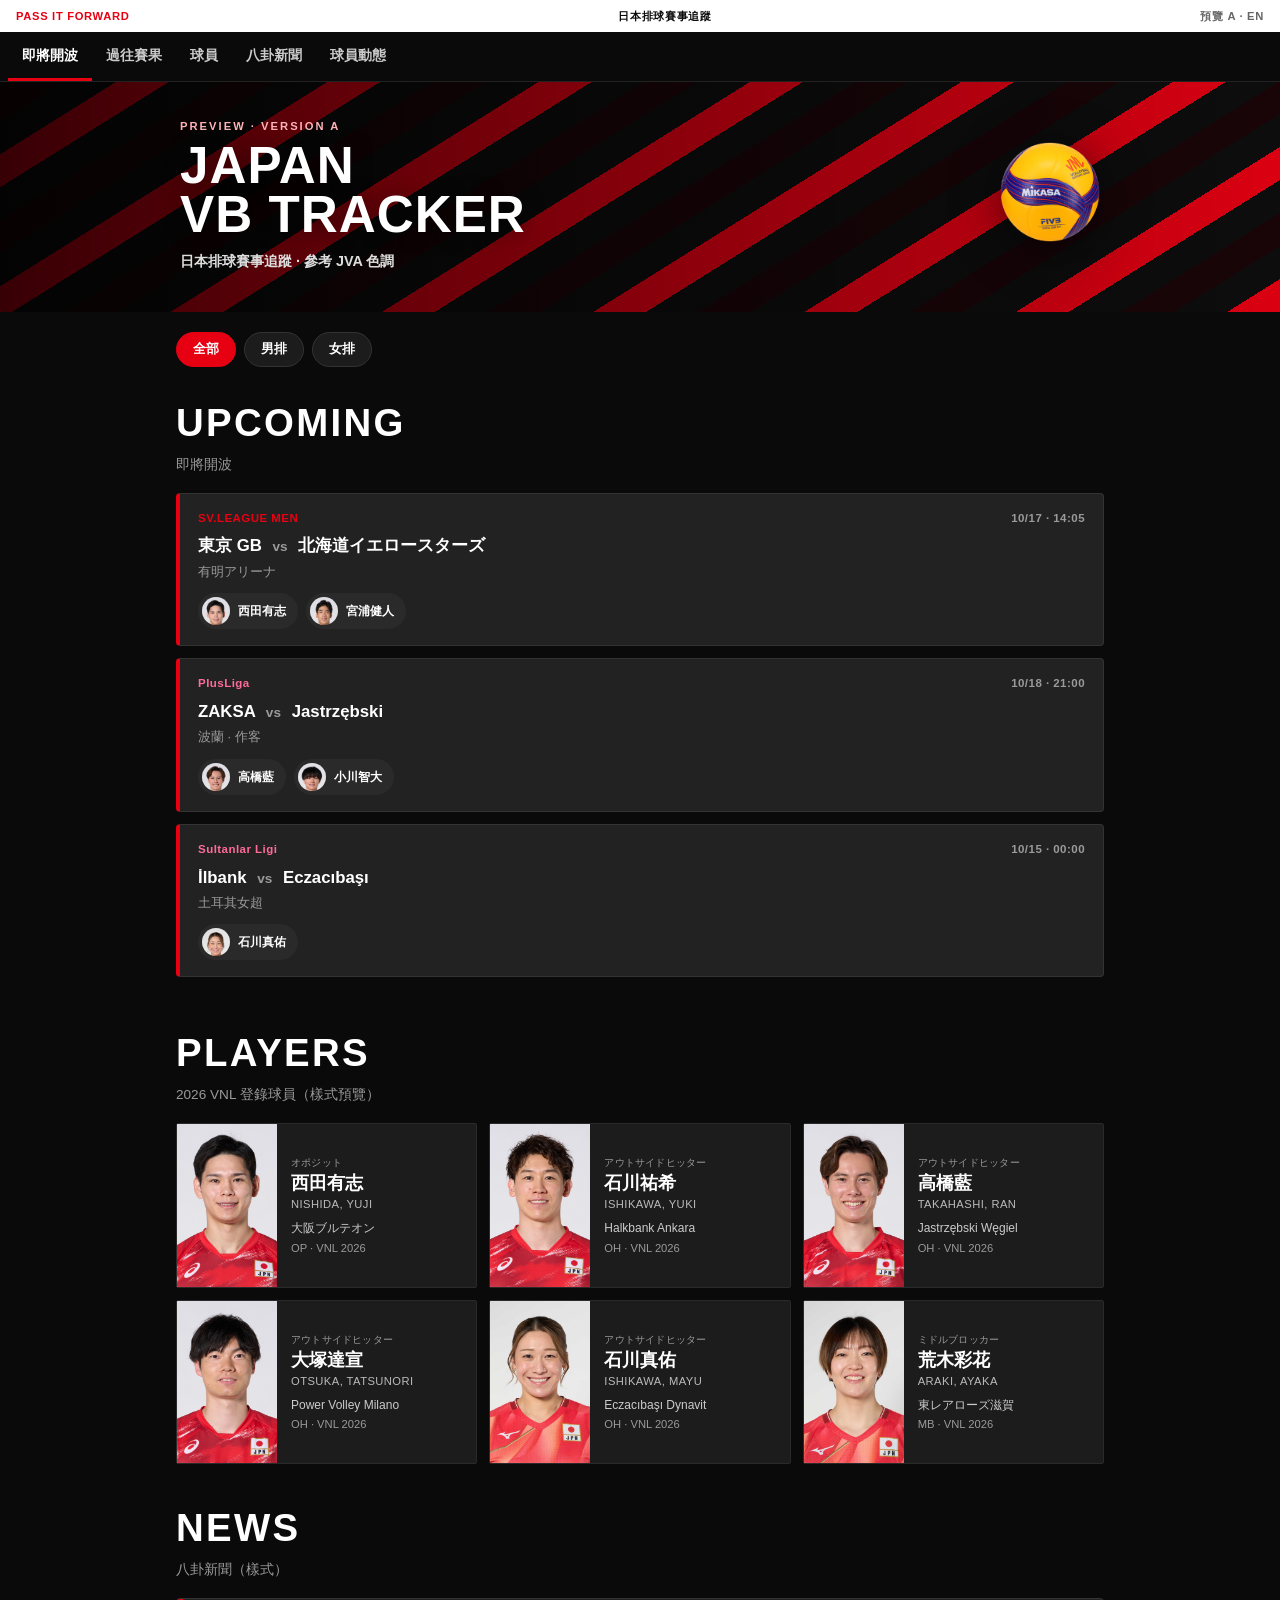
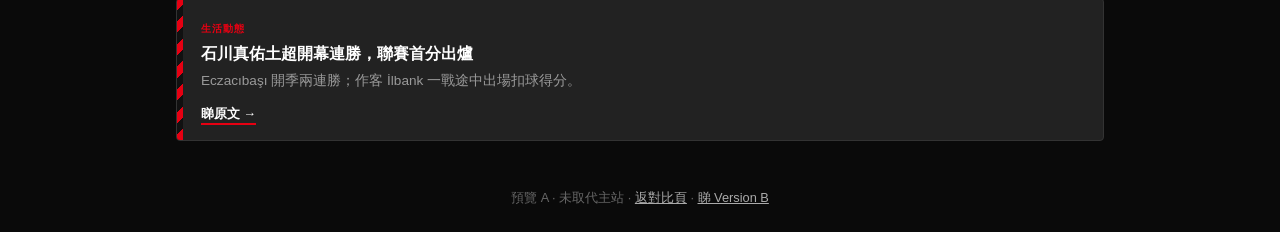
<file: preview/v1.html>
<!DOCTYPE html>
<html lang="zh-Hant">
<head>
  <meta charset="UTF-8" />
  <meta name="viewport" content="width=device-width, initial-scale=1" />
  <title>預覽 A · JVA 官網風</title>
  <link rel="stylesheet" href="v1.css" />
</head>
<body>
  <!-- Top utility bar (JVA-like) -->
  <div class="topbar">
    <span class="slogan">PASS IT FORWARD</span>
    <span class="topbar-brand">日本排球賽事追蹤</span>
    <span class="topbar-links">預覽 A · EN</span>
  </div>

  <!-- Main nav -->
  <nav class="main-nav">
    <a class="active" href="#upcoming">即將開波</a>
    <a href="#past">過往賽果</a>
    <a href="#players">球員</a>
    <a href="#gossip">八卦新聞</a>
    <a href="#social">球員動態</a>
  </nav>

  <!-- Hero with diagonal stripes -->
  <header class="hero">
    <div class="hero-stripes" aria-hidden="true"></div>
    <div class="hero-inner">
      <div class="hero-text">
        <p class="hero-kicker">PREVIEW · VERSION A</p>
        <h1>JAPAN<br />VB TRACKER</h1>
        <p class="hero-sub">日本排球賽事追蹤 · 參考 JVA 色調</p>
      </div>
      <div class="hero-ball">
        <img src="../assets/mikasa-vnl-ball.png" alt="Mikasa VNL 球" width="120" height="120" />
      </div>
    </div>
  </header>

  <main>
    <!-- Filters -->
    <div class="filters">
      <button class="chip active">全部</button>
      <button class="chip">男排</button>
      <button class="chip">女排</button>
    </div>

    <!-- Upcoming matches -->
    <section id="upcoming" class="section">
      <h2 class="section-title">UPCOMING</h2>
      <p class="section-sub">即將開波</p>

      <article class="match-card">
        <div class="match-meta">
          <span class="league">SV.LEAGUE MEN</span>
          <span class="when">10/17 · 14:05</span>
        </div>
        <div class="match-teams">東京 GB <span class="vs">vs</span> 北海道イエロースターズ</div>
        <div class="match-venue">有明アリーナ</div>
        <div class="player-tags">
          <span class="ptag"><img src="../assets/players/nishida-yuji.jpg" alt="" /><b>西田有志</b></span>
          <span class="ptag"><img src="../assets/players/miyaura-kento.jpg" alt="" /><b>宮浦健人</b></span>
        </div>
      </article>

      <article class="match-card">
        <div class="match-meta">
          <span class="league women">PlusLiga</span>
          <span class="when">10/18 · 21:00</span>
        </div>
        <div class="match-teams">ZAKSA <span class="vs">vs</span> Jastrzębski</div>
        <div class="match-venue">波蘭 · 作客</div>
        <div class="player-tags">
          <span class="ptag"><img src="../assets/players/takahashi-ran.jpg" alt="" /><b>高橋藍</b></span>
          <span class="ptag"><img src="../assets/players/ogawa-tomohiro.jpg" alt="" /><b>小川智大</b></span>
        </div>
      </article>

      <article class="match-card">
        <div class="match-meta">
          <span class="league women">Sultanlar Ligi</span>
          <span class="when">10/15 · 00:00</span>
        </div>
        <div class="match-teams">İlbank <span class="vs">vs</span> Eczacıbaşı</div>
        <div class="match-venue">土耳其女超</div>
        <div class="player-tags">
          <span class="ptag"><img src="../assets/players/ishikawa-mayu.jpg" alt="" /><b>石川真佑</b></span>
        </div>
      </article>
    </section>

    <!-- Players grid (JVA style) -->
    <section id="players" class="section">
      <h2 class="section-title">PLAYERS</h2>
      <p class="section-sub">2026 VNL 登錄球員（樣式預覽）</p>

      <div class="player-grid">
        <article class="player-card">
          <div class="pc-photo"><img src="../assets/players/nishida-yuji.jpg" alt="西田有志" /></div>
          <div class="pc-info">
            <span class="pc-pos">オポジット</span>
            <h3>西田有志</h3>
            <p class="pc-en">NISHIDA, Yuji</p>
            <p class="pc-club">大阪ブルテオン</p>
            <p class="pc-meta">OP · VNL 2026</p>
          </div>
        </article>

        <article class="player-card">
          <div class="pc-photo"><img src="../assets/players/ishikawa-yuki.jpg" alt="石川祐希" /></div>
          <div class="pc-info">
            <span class="pc-pos">アウトサイドヒッター</span>
            <h3>石川祐希</h3>
            <p class="pc-en">ISHIKAWA, Yuki</p>
            <p class="pc-club">Halkbank Ankara</p>
            <p class="pc-meta">OH · VNL 2026</p>
          </div>
        </article>

        <article class="player-card">
          <div class="pc-photo"><img src="../assets/players/takahashi-ran.jpg" alt="高橋藍" /></div>
          <div class="pc-info">
            <span class="pc-pos">アウトサイドヒッター</span>
            <h3>高橋藍</h3>
            <p class="pc-en">TAKAHASHI, Ran</p>
            <p class="pc-club">Jastrzębski Węgiel</p>
            <p class="pc-meta">OH · VNL 2026</p>
          </div>
        </article>

        <article class="player-card">
          <div class="pc-photo"><img src="../assets/players/otsuka-tatsunori.jpg" alt="大塚達宣" /></div>
          <div class="pc-info">
            <span class="pc-pos">アウトサイドヒッター</span>
            <h3>大塚達宣</h3>
            <p class="pc-en">OTSUKA, Tatsunori</p>
            <p class="pc-club">Power Volley Milano</p>
            <p class="pc-meta">OH · VNL 2026</p>
          </div>
        </article>

        <article class="player-card">
          <div class="pc-photo"><img src="../assets/players/ishikawa-mayu.jpg" alt="石川真佑" /></div>
          <div class="pc-info">
            <span class="pc-pos">アウトサイドヒッター</span>
            <h3>石川真佑</h3>
            <p class="pc-en">ISHIKAWA, Mayu</p>
            <p class="pc-club">Eczacıbaşı Dynavit</p>
            <p class="pc-meta">OH · VNL 2026</p>
          </div>
        </article>

        <article class="player-card">
          <div class="pc-photo"><img src="../assets/players/araki-ayaka.jpg" alt="荒木彩花" /></div>
          <div class="pc-info">
            <span class="pc-pos">ミドルブロッカー</span>
            <h3>荒木彩花</h3>
            <p class="pc-en">ARAKI, Ayaka</p>
            <p class="pc-club">東レアローズ滋賀</p>
            <p class="pc-meta">MB · VNL 2026</p>
          </div>
        </article>
      </div>
    </section>

    <!-- Gossip sample -->
    <section id="gossip" class="section">
      <h2 class="section-title">NEWS</h2>
      <p class="section-sub">八卦新聞（樣式）</p>
      <article class="news-card">
        <div class="news-stripe"></div>
        <div class="news-body">
          <span class="news-tag">生活動態</span>
          <h3>石川真佑土超開幕連勝，聯賽首分出爐</h3>
          <p>Eczacıbaşı 開季兩連勝；作客 İlbank 一戰途中出場扣球得分。</p>
          <a class="news-link" href="#">睇原文 →</a>
        </div>
      </article>
    </section>
  </main>

  <footer class="site-footer">
    <p>預覽 A · 未取代主站 · <a href="index.html">返對比頁</a> · <a href="v2.html">睇 Version B</a></p>
  </footer>
</body>
</html>
</file>
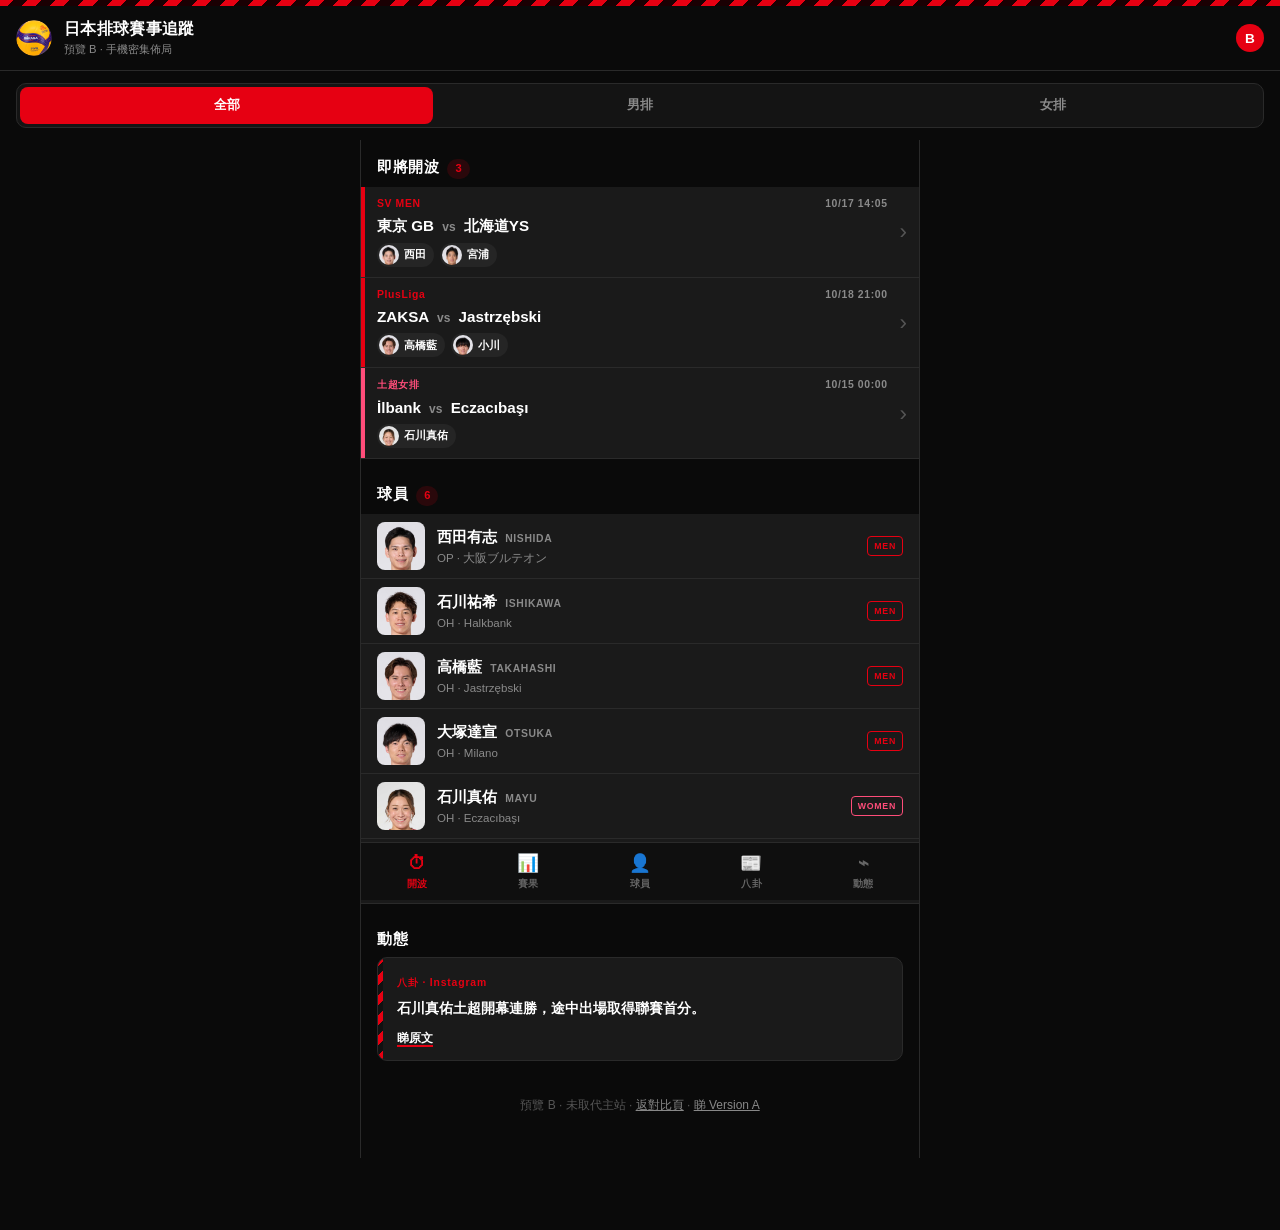
<file: preview/v2.html>
<!DOCTYPE html>
<html lang="zh-Hant">
<head>
  <meta charset="UTF-8" />
  <meta name="viewport" content="width=device-width, initial-scale=1" />
  <title>預覽 B · 手機 App 風</title>
  <link rel="stylesheet" href="v2.css" />
</head>
<body>
  <!-- Compact header: thin red diagonal stripe bar -->
  <header class="app-header">
    <div class="stripe-bar" aria-hidden="true"></div>
    <div class="header-row">
      <img class="ball" src="../assets/mikasa-vnl-ball.png" alt="" width="36" height="36" />
      <div class="titles">
        <h1>日本排球賽事追蹤</h1>
        <p>預覽 B · 手機密集佈局</p>
      </div>
      <span class="ver-pill">B</span>
    </div>
  </header>

  <!-- Gender segmented control -->
  <div class="seg">
    <button class="seg-btn active">全部</button>
    <button class="seg-btn">男排</button>
    <button class="seg-btn">女排</button>
  </div>

  <main class="app-main">
    <!-- Dense match list -->
    <section class="block">
      <div class="block-head">
        <h2>即將開波</h2>
        <span class="count">3</span>
      </div>

      <a class="row-match" href="#">
        <div class="rm-accent"></div>
        <div class="rm-body">
          <div class="rm-top">
            <span class="rm-league">SV MEN</span>
            <span class="rm-time">10/17 14:05</span>
          </div>
          <div class="rm-teams">東京 GB <em>vs</em> 北海道YS</div>
          <div class="rm-chips">
            <span><img src="../assets/players/nishida-yuji.jpg" alt="" />西田</span>
            <span><img src="../assets/players/miyaura-kento.jpg" alt="" />宮浦</span>
          </div>
        </div>
        <span class="rm-chev">›</span>
      </a>

      <a class="row-match" href="#">
        <div class="rm-accent"></div>
        <div class="rm-body">
          <div class="rm-top">
            <span class="rm-league">PlusLiga</span>
            <span class="rm-time">10/18 21:00</span>
          </div>
          <div class="rm-teams">ZAKSA <em>vs</em> Jastrzębski</div>
          <div class="rm-chips">
            <span><img src="../assets/players/takahashi-ran.jpg" alt="" />高橋藍</span>
            <span><img src="../assets/players/ogawa-tomohiro.jpg" alt="" />小川</span>
          </div>
        </div>
        <span class="rm-chev">›</span>
      </a>

      <a class="row-match" href="#">
        <div class="rm-accent pink"></div>
        <div class="rm-body">
          <div class="rm-top">
            <span class="rm-league pink">土超女排</span>
            <span class="rm-time">10/15 00:00</span>
          </div>
          <div class="rm-teams">İlbank <em>vs</em> Eczacıbaşı</div>
          <div class="rm-chips">
            <span><img src="../assets/players/ishikawa-mayu.jpg" alt="" />石川真佑</span>
          </div>
        </div>
        <span class="rm-chev">›</span>
      </a>
    </section>

    <!-- Dense player list (full-width rows, not grid cards) -->
    <section class="block">
      <div class="block-head">
        <h2>球員</h2>
        <span class="count">6</span>
      </div>

      <a class="row-player" href="#">
        <img class="rp-photo" src="../assets/players/nishida-yuji.jpg" alt="" />
        <div class="rp-info">
          <div class="rp-name">西田有志 <small>NISHIDA</small></div>
          <div class="rp-meta">OP · 大阪ブルテオン</div>
        </div>
        <span class="rp-badge">MEN</span>
      </a>

      <a class="row-player" href="#">
        <img class="rp-photo" src="../assets/players/ishikawa-yuki.jpg" alt="" />
        <div class="rp-info">
          <div class="rp-name">石川祐希 <small>ISHIKAWA</small></div>
          <div class="rp-meta">OH · Halkbank</div>
        </div>
        <span class="rp-badge">MEN</span>
      </a>

      <a class="row-player" href="#">
        <img class="rp-photo" src="../assets/players/takahashi-ran.jpg" alt="" />
        <div class="rp-info">
          <div class="rp-name">高橋藍 <small>TAKAHASHI</small></div>
          <div class="rp-meta">OH · Jastrzębski</div>
        </div>
        <span class="rp-badge">MEN</span>
      </a>

      <a class="row-player" href="#">
        <img class="rp-photo" src="../assets/players/otsuka-tatsunori.jpg" alt="" />
        <div class="rp-info">
          <div class="rp-name">大塚達宣 <small>OTSUKA</small></div>
          <div class="rp-meta">OH · Milano</div>
        </div>
        <span class="rp-badge">MEN</span>
      </a>

      <a class="row-player" href="#">
        <img class="rp-photo" src="../assets/players/ishikawa-mayu.jpg" alt="" />
        <div class="rp-info">
          <div class="rp-name">石川真佑 <small>MAYU</small></div>
          <div class="rp-meta">OH · Eczacıbaşı</div>
        </div>
        <span class="rp-badge women">WOMEN</span>
      </a>

      <a class="row-player" href="#">
        <img class="rp-photo" src="../assets/players/araki-ayaka.jpg" alt="" />
        <div class="rp-info">
          <div class="rp-name">荒木彩花 <small>ARAKI</small></div>
          <div class="rp-meta">MB · 東レアローズ</div>
        </div>
        <span class="rp-badge women">WOMEN</span>
      </a>
    </section>

    <!-- Social / gossip compact -->
    <section class="block">
      <div class="block-head">
        <h2>動態</h2>
      </div>
      <article class="feed-item">
        <div class="feed-stripe"></div>
        <div>
          <span class="feed-src">八卦 · Instagram</span>
          <p>石川真佑土超開幕連勝，途中出場取得聯賽首分。</p>
          <a href="#">睇原文</a>
        </div>
      </article>
    </section>

    <p class="preview-note">預覽 B · 未取代主站 · <a href="index.html">返對比頁</a> · <a href="v1.html">睇 Version A</a></p>
  </main>

  <!-- Bottom tab bar (app-like) -->
  <nav class="bottom-tabs" aria-label="底部導覽">
    <a class="bt active" href="#">
      <span class="bt-icon">⏱</span>
      <span>開波</span>
    </a>
    <a class="bt" href="#">
      <span class="bt-icon">📊</span>
      <span>賽果</span>
    </a>
    <a class="bt" href="#">
      <span class="bt-icon">👤</span>
      <span>球員</span>
    </a>
    <a class="bt" href="#">
      <span class="bt-icon">📰</span>
      <span>八卦</span>
    </a>
    <a class="bt" href="#">
      <span class="bt-icon">⌁</span>
      <span>動態</span>
    </a>
  </nav>
</body>
</html>
</file>
<file: preview/v1.css>
/* Version A — JVA-faithful: black / white / vibrant red, diagonal stripes, player cards */
:root {
  --jva-red: #e60012;
  --jva-red-dark: #b0000e;
  --black: #0a0a0a;
  --charcoal: #1c1c1c;
  --card: #222;
  --muted: #9a9a9a;
  --white: #ffffff;
  --border: #333;
  font-family: "Helvetica Neue", "Segoe UI", "Hiragino Sans", "PingFang TC", "Noto Sans TC", sans-serif;
}

* { box-sizing: border-box; }
html, body { margin: 0; padding: 0; }
body {
  background: var(--black);
  color: var(--white);
  min-height: 100vh;
  line-height: 1.45;
  -webkit-font-smoothing: antialiased;
}

/* Top utility bar */
.topbar {
  display: flex;
  align-items: center;
  justify-content: space-between;
  gap: 12px;
  padding: 8px 16px;
  background: var(--white);
  color: var(--black);
  font-size: 0.7rem;
  font-weight: 700;
  letter-spacing: 0.06em;
}
.slogan { color: var(--jva-red); }
.topbar-brand { flex: 1; text-align: center; font-weight: 800; }
.topbar-links { color: #666; }

/* Main nav */
.main-nav {
  display: flex;
  gap: 0;
  overflow-x: auto;
  background: var(--black);
  border-bottom: 1px solid #222;
  padding: 0 8px;
  -webkit-overflow-scrolling: touch;
  scrollbar-width: none;
}
.main-nav::-webkit-scrollbar { display: none; }
.main-nav a {
  flex: 0 0 auto;
  color: #ccc;
  text-decoration: none;
  padding: 14px 14px 12px;
  font-size: 0.85rem;
  font-weight: 700;
  border-bottom: 3px solid transparent;
  white-space: nowrap;
}
.main-nav a.active,
.main-nav a:hover {
  color: var(--white);
  border-bottom-color: var(--jva-red);
}

/* Hero with diagonal red stripes */
.hero {
  position: relative;
  overflow: hidden;
  min-height: 200px;
  background: #111;
}
.hero-stripes {
  position: absolute;
  inset: 0;
  background:
    repeating-linear-gradient(
      -32deg,
      var(--jva-red) 0 28px,
      #0d0d0d 28px 56px,
      #1a0508 56px 84px,
      #0d0d0d 84px 112px
    );
  opacity: 0.95;
}
.hero-stripes::after {
  content: "";
  position: absolute;
  inset: 0;
  background: linear-gradient(90deg, rgba(0,0,0,.75) 0%, rgba(0,0,0,.35) 55%, transparent 100%);
}
.hero-inner {
  position: relative;
  z-index: 1;
  display: flex;
  align-items: center;
  justify-content: space-between;
  gap: 16px;
  max-width: 960px;
  margin: 0 auto;
  padding: 36px 20px 40px;
}
.hero-kicker {
  margin: 0 0 8px;
  font-size: 0.7rem;
  letter-spacing: 0.18em;
  font-weight: 800;
  color: #ffb3b8;
}
.hero-text h1 {
  margin: 0;
  font-size: clamp(1.8rem, 7vw, 3.2rem);
  font-weight: 900;
  line-height: 0.95;
  letter-spacing: 0.02em;
  text-transform: uppercase;
  text-shadow: 0 2px 20px rgba(0,0,0,.5);
}
.hero-sub {
  margin: 12px 0 0;
  color: #ddd;
  font-size: 0.9rem;
  font-weight: 600;
}
.hero-ball img {
  width: 100px;
  height: 100px;
  object-fit: cover;
  border-radius: 50%;
  filter: drop-shadow(0 8px 24px rgba(0,0,0,.55));
}
@media (max-width: 480px) {
  .hero-ball img { width: 72px; height: 72px; }
}

/* Filters */
.filters {
  display: flex;
  gap: 8px;
  max-width: 960px;
  margin: 20px auto 0;
  padding: 0 16px;
  flex-wrap: wrap;
}
.chip {
  appearance: none;
  border: 1px solid var(--border);
  background: var(--charcoal);
  color: var(--white);
  border-radius: 999px;
  padding: 8px 16px;
  font-size: 0.8rem;
  font-weight: 700;
  cursor: pointer;
}
.chip.active {
  background: var(--jva-red);
  border-color: var(--jva-red);
}

/* Sections */
.section {
  max-width: 960px;
  margin: 0 auto;
  padding: 28px 16px 8px;
}
.section-title {
  margin: 0;
  font-size: clamp(1.6rem, 5vw, 2.4rem);
  font-weight: 900;
  letter-spacing: 0.06em;
  text-transform: uppercase;
}
.section-sub {
  margin: 4px 0 18px;
  color: var(--muted);
  font-size: 0.85rem;
}

/* Match cards */
.match-card {
  background: var(--card);
  border: 1px solid var(--border);
  border-radius: 4px;
  padding: 16px 18px;
  margin-bottom: 12px;
  border-left: 4px solid var(--jva-red);
}
.match-meta {
  display: flex;
  justify-content: space-between;
  gap: 8px;
  font-size: 0.72rem;
  font-weight: 800;
  letter-spacing: 0.04em;
  margin-bottom: 8px;
}
.league { color: var(--jva-red); }
.league.women { color: #ff6b9a; }
.when { color: var(--muted); }
.match-teams {
  font-size: 1.05rem;
  font-weight: 800;
}
.vs {
  color: var(--muted);
  font-weight: 600;
  margin: 0 6px;
  font-size: 0.85rem;
}
.match-venue {
  margin-top: 4px;
  color: var(--muted);
  font-size: 0.8rem;
}
.player-tags {
  display: flex;
  flex-wrap: wrap;
  gap: 8px;
  margin-top: 12px;
}
.ptag {
  display: inline-flex;
  align-items: center;
  gap: 8px;
  background: #2a2a2a;
  border-radius: 999px;
  padding: 4px 12px 4px 4px;
  font-size: 0.78rem;
  font-weight: 700;
}
.ptag img {
  width: 28px;
  height: 28px;
  border-radius: 50%;
  object-fit: cover;
  object-position: top center;
  background: #444;
}

/* Player grid — JVA style horizontal cards */
.player-grid {
  display: grid;
  grid-template-columns: 1fr;
  gap: 12px;
}
@media (min-width: 640px) {
  .player-grid { grid-template-columns: 1fr 1fr; }
}
@media (min-width: 960px) {
  .player-grid { grid-template-columns: 1fr 1fr 1fr; }
}
.player-card {
  display: flex;
  background: var(--charcoal);
  border-radius: 2px;
  overflow: hidden;
  min-height: 120px;
  border: 1px solid #2a2a2a;
  transition: border-color .15s;
}
.player-card:hover { border-color: var(--jva-red); }
.pc-photo {
  flex: 0 0 100px;
  background: #e8e8e8;
  display: flex;
  align-items: flex-end;
  justify-content: center;
  overflow: hidden;
}
.pc-photo img {
  width: 100%;
  height: 100%;
  object-fit: cover;
  object-position: top center;
  display: block;
  min-height: 120px;
}
.pc-info {
  flex: 1;
  padding: 12px 14px;
  display: flex;
  flex-direction: column;
  justify-content: center;
  min-width: 0;
}
.pc-pos {
  font-size: 0.65rem;
  color: var(--muted);
  letter-spacing: 0.02em;
}
.pc-info h3 {
  margin: 2px 0 0;
  font-size: 1.15rem;
  font-weight: 900;
  line-height: 1.2;
}
.pc-en {
  margin: 2px 0 0;
  font-size: 0.7rem;
  color: #bbb;
  letter-spacing: 0.04em;
  text-transform: uppercase;
}
.pc-club {
  margin: 8px 0 0;
  font-size: 0.75rem;
  color: #ccc;
  white-space: nowrap;
  overflow: hidden;
  text-overflow: ellipsis;
}
.pc-meta {
  margin: 2px 0 0;
  font-size: 0.7rem;
  color: var(--muted);
}

/* News */
.news-card {
  display: flex;
  background: var(--card);
  border: 1px solid var(--border);
  border-radius: 4px;
  overflow: hidden;
}
.news-stripe {
  flex: 0 0 6px;
  background: repeating-linear-gradient(
    -45deg,
    var(--jva-red) 0 8px,
    #111 8px 16px
  );
}
.news-body { padding: 16px 18px; }
.news-tag {
  display: inline-block;
  font-size: 0.65rem;
  font-weight: 800;
  letter-spacing: 0.1em;
  color: var(--jva-red);
  margin-bottom: 6px;
}
.news-body h3 { margin: 0 0 6px; font-size: 1rem; font-weight: 800; }
.news-body p { margin: 0 0 10px; color: var(--muted); font-size: 0.85rem; }
.news-link {
  color: var(--white);
  font-size: 0.8rem;
  font-weight: 700;
  text-decoration: none;
  border-bottom: 2px solid var(--jva-red);
  padding-bottom: 2px;
}

.site-footer {
  max-width: 960px;
  margin: 40px auto 24px;
  padding: 0 16px;
  color: #666;
  font-size: 0.8rem;
  text-align: center;
}
.site-footer a { color: #aaa; }
</file>
<file: preview/v2.css>
/* Version B — same JVA palette, denser mobile / app layout */
:root {
  --jva-red: #e60012;
  --black: #0a0a0a;
  --surface: #141414;
  --row: #1a1a1a;
  --border: #2a2a2a;
  --muted: #8a8a8a;
  --pink: #ff4d7a;
  --white: #fff;
  font-family: "Segoe UI", "PingFang TC", "Noto Sans TC", "Hiragino Sans", sans-serif;
}

* { box-sizing: border-box; }
html, body { margin: 0; padding: 0; }
body {
  background: var(--black);
  color: var(--white);
  min-height: 100vh;
  padding-bottom: 72px;
  -webkit-font-smoothing: antialiased;
  line-height: 1.4;
}

/* Compact header */
.app-header {
  position: sticky;
  top: 0;
  z-index: 20;
  background: var(--black);
}
.stripe-bar {
  height: 6px;
  background: repeating-linear-gradient(
    -45deg,
    var(--jva-red) 0 10px,
    #1a0003 10px 20px
  );
}
.header-row {
  display: flex;
  align-items: center;
  gap: 12px;
  padding: 12px 16px;
  border-bottom: 1px solid var(--border);
}
.ball {
  width: 36px;
  height: 36px;
  border-radius: 50%;
  object-fit: cover;
  flex-shrink: 0;
}
.titles { flex: 1; min-width: 0; }
.titles h1 {
  margin: 0;
  font-size: 1rem;
  font-weight: 900;
  letter-spacing: 0.02em;
}
.titles p {
  margin: 2px 0 0;
  font-size: 0.7rem;
  color: var(--muted);
}
.ver-pill {
  flex-shrink: 0;
  width: 28px;
  height: 28px;
  border-radius: 50%;
  background: var(--jva-red);
  color: #fff;
  font-weight: 900;
  font-size: 0.85rem;
  display: grid;
  place-items: center;
}

/* Segmented control */
.seg {
  display: flex;
  margin: 12px 16px;
  padding: 3px;
  background: var(--surface);
  border-radius: 10px;
  border: 1px solid var(--border);
}
.seg-btn {
  flex: 1;
  appearance: none;
  border: 0;
  background: transparent;
  color: var(--muted);
  font-weight: 800;
  font-size: 0.8rem;
  padding: 10px 8px;
  border-radius: 8px;
  cursor: pointer;
}
.seg-btn.active {
  background: var(--jva-red);
  color: #fff;
}

.app-main {
  max-width: 560px;
  margin: 0 auto;
  padding: 0 0 24px;
}

.block {
  margin-top: 8px;
}
.block-head {
  display: flex;
  align-items: baseline;
  gap: 8px;
  padding: 16px 16px 8px;
}
.block-head h2 {
  margin: 0;
  font-size: 0.95rem;
  font-weight: 900;
  letter-spacing: 0.04em;
}
.count {
  font-size: 0.7rem;
  font-weight: 800;
  color: var(--jva-red);
  background: rgba(230, 0, 18, 0.15);
  padding: 2px 8px;
  border-radius: 999px;
}

/* Dense match rows */
.row-match {
  display: flex;
  align-items: stretch;
  text-decoration: none;
  color: inherit;
  background: var(--row);
  border-bottom: 1px solid var(--border);
  min-height: 72px;
}
.row-match:active { background: #222; }
.rm-accent {
  flex: 0 0 4px;
  background: var(--jva-red);
}
.rm-accent.pink { background: var(--pink); }
.rm-body {
  flex: 1;
  padding: 10px 8px 10px 12px;
  min-width: 0;
}
.rm-top {
  display: flex;
  justify-content: space-between;
  gap: 8px;
  font-size: 0.65rem;
  font-weight: 800;
  letter-spacing: 0.06em;
  margin-bottom: 4px;
}
.rm-league { color: var(--jva-red); }
.rm-league.pink { color: var(--pink); }
.rm-time { color: var(--muted); }
.rm-teams {
  font-size: 0.95rem;
  font-weight: 800;
  white-space: nowrap;
  overflow: hidden;
  text-overflow: ellipsis;
}
.rm-teams em {
  font-style: normal;
  color: var(--muted);
  font-weight: 600;
  margin: 0 4px;
  font-size: 0.75rem;
}
.rm-chips {
  display: flex;
  flex-wrap: wrap;
  gap: 6px;
  margin-top: 6px;
}
.rm-chips span {
  display: inline-flex;
  align-items: center;
  gap: 5px;
  font-size: 0.7rem;
  font-weight: 700;
  background: #252525;
  padding: 2px 8px 2px 2px;
  border-radius: 999px;
}
.rm-chips img {
  width: 20px;
  height: 20px;
  border-radius: 50%;
  object-fit: cover;
  object-position: top center;
}
.rm-chev {
  display: flex;
  align-items: center;
  padding: 0 12px 0 4px;
  color: #555;
  font-size: 1.4rem;
  font-weight: 300;
}

/* Dense player list rows */
.row-player {
  display: flex;
  align-items: center;
  gap: 12px;
  padding: 8px 16px;
  text-decoration: none;
  color: inherit;
  border-bottom: 1px solid var(--border);
  background: var(--row);
}
.row-player:active { background: #222; }
.rp-photo {
  width: 48px;
  height: 48px;
  border-radius: 8px;
  object-fit: cover;
  object-position: top center;
  background: #333;
  flex-shrink: 0;
}
.rp-info { flex: 1; min-width: 0; }
.rp-name {
  font-weight: 900;
  font-size: 0.95rem;
  white-space: nowrap;
  overflow: hidden;
  text-overflow: ellipsis;
}
.rp-name small {
  font-weight: 600;
  font-size: 0.65rem;
  color: var(--muted);
  letter-spacing: 0.06em;
  margin-left: 4px;
}
.rp-meta {
  margin-top: 2px;
  font-size: 0.72rem;
  color: var(--muted);
  white-space: nowrap;
  overflow: hidden;
  text-overflow: ellipsis;
}
.rp-badge {
  flex-shrink: 0;
  font-size: 0.55rem;
  font-weight: 900;
  letter-spacing: 0.08em;
  color: var(--jva-red);
  border: 1px solid var(--jva-red);
  padding: 3px 6px;
  border-radius: 4px;
}
.rp-badge.women {
  color: var(--pink);
  border-color: var(--pink);
}

/* Feed */
.feed-item {
  display: flex;
  gap: 0;
  margin: 0 16px;
  background: var(--row);
  border: 1px solid var(--border);
  border-radius: 10px;
  overflow: hidden;
}
.feed-stripe {
  flex: 0 0 5px;
  background: repeating-linear-gradient(
    -45deg,
    var(--jva-red) 0 7px,
    #111 7px 14px
  );
}
.feed-item > div:last-child { padding: 12px 14px; }
.feed-src {
  font-size: 0.65rem;
  font-weight: 800;
  letter-spacing: 0.08em;
  color: var(--jva-red);
}
.feed-item p {
  margin: 6px 0 8px;
  font-size: 0.85rem;
  font-weight: 600;
}
.feed-item a {
  font-size: 0.75rem;
  font-weight: 800;
  color: var(--white);
  text-decoration: none;
  border-bottom: 2px solid var(--jva-red);
}

.preview-note {
  text-align: center;
  color: #555;
  font-size: 0.75rem;
  padding: 24px 16px 8px;
}
.preview-note a { color: #888; }

/* Bottom tabs */
.bottom-tabs {
  position: fixed;
  left: 0;
  right: 0;
  bottom: 0;
  display: flex;
  background: #0f0f0f;
  border-top: 1px solid var(--border);
  padding: 6px 0 calc(6px + env(safe-area-inset-bottom, 0));
  z-index: 30;
}
.bt {
  flex: 1;
  display: flex;
  flex-direction: column;
  align-items: center;
  gap: 2px;
  text-decoration: none;
  color: #666;
  font-size: 0.6rem;
  font-weight: 800;
  letter-spacing: 0.02em;
  padding: 4px 2px;
}
.bt-icon { font-size: 1.1rem; line-height: 1.2; }
.bt.active { color: var(--jva-red); }

@media (min-width: 640px) {
  .app-main { border-left: 1px solid var(--border); border-right: 1px solid var(--border); min-height: calc(100vh - 120px); }
  .bottom-tabs { max-width: 560px; left: 50%; transform: translateX(-50%); border-left: 1px solid var(--border); border-right: 1px solid var(--border); }
}
</file>
